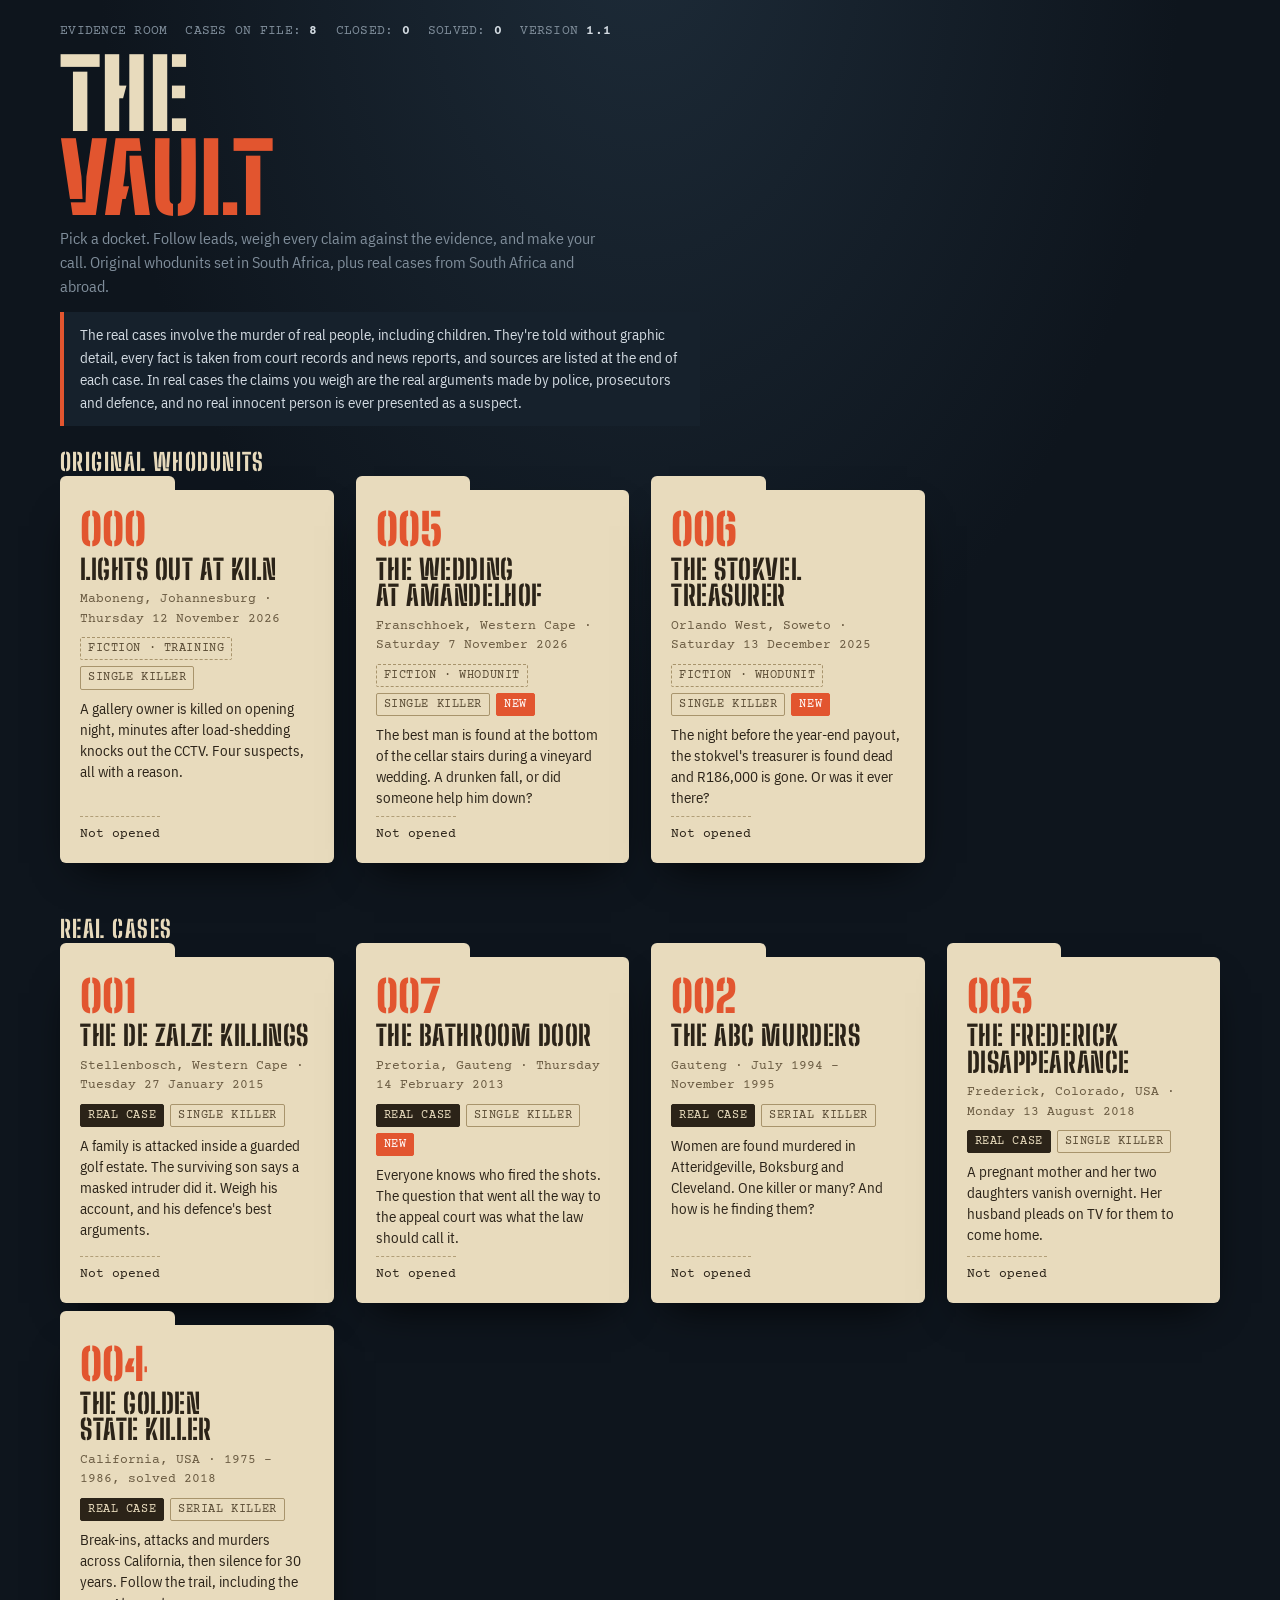
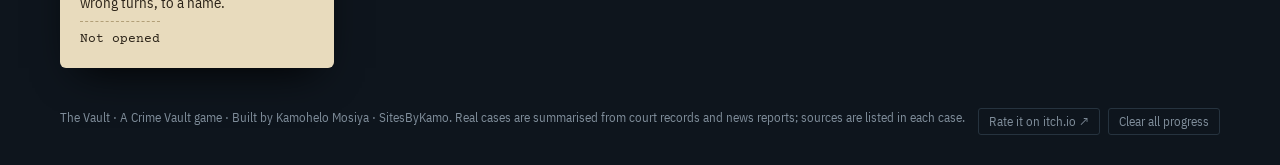
<file: index.html>
<!DOCTYPE html>
<html lang="en">
<head>
<meta charset="utf-8">
<meta name="viewport" content="width=device-width, initial-scale=1">
<meta name="description" content="The Vault: a detective game from The Crime Vault. Work real South African and international murder cases from the evidence, test the claims, and make your call.">
<meta property="og:title" content="The Vault · The Crime Vault">
<meta property="og:description" content="Can you solve real cases from the evidence? One training case and four real cases, single and serial killers.">
<meta name="theme-color" content="#0e151d">
<link rel="manifest" href="manifest.webmanifest">
<link rel="icon" type="image/png" sizes="32x32" href="icons/icon-32.png">
<link rel="apple-touch-icon" href="icons/icon-180.png">
<meta name="apple-mobile-web-app-capable" content="yes">
<meta name="mobile-web-app-capable" content="yes">
<meta name="apple-mobile-web-app-title" content="The Vault">
<meta name="apple-mobile-web-app-status-bar-style" content="black-translucent">
<meta property="og:type" content="website">
<meta property="og:url" content="https://kamo89.github.io/the-crime-vault/">
<meta property="og:image" content="https://kamo89.github.io/the-crime-vault/icons/og.png">
<meta property="og:image:width" content="1200">
<meta property="og:image:height" content="630">
<meta name="twitter:card" content="summary_large_image">
<meta name="twitter:title" content="The Vault · The Crime Vault">
<meta name="twitter:description" content="Real cases. Real evidence. Can you make the call?">
<meta name="twitter:image" content="https://kamo89.github.io/the-crime-vault/icons/og.png">
<title>The Vault</title>
<link rel="preconnect" href="https://fonts.googleapis.com">
<link rel="preconnect" href="https://fonts.gstatic.com" crossorigin>
<link href="https://fonts.googleapis.com/css2?family=Big+Shoulders+Stencil+Display:wght@600;800;900&family=Courier+Prime:wght@400;700&family=IBM+Plex+Sans+Condensed:wght@400;500;600&display=swap" rel="stylesheet">
<style>
/* Layout idea: case dockets on a desk in a dark evidence room. Manila paper on ink-blue, one red-orange evidence-tag accent, red string on cork. Single theme by choice. */
:root{
  --ink:#0e151d;
  --panel:#16212c;
  --line:#26333f;
  --chalk:#d3dbe2;
  --muted:#7f8d9a;
  --paper:#e8dbbd;
  --paper-2:#d9c9a4;
  --paper-ink:#2b2318;
  --tag:#e2552f;
  --tag-dim:#7a3523;
  --ok:#6fb38a;
  --cork:#7a5634;
  --string:#c92a2a;
  --display:"Big Shoulders Stencil Display", "Impact", "Arial Narrow", sans-serif;
  --body:"IBM Plex Sans Condensed", "Arial Narrow", "Helvetica Neue", sans-serif;
  --mono:"Courier Prime", "Courier New", monospace;
  color-scheme:dark;
}
*{box-sizing:border-box}
html,body{margin:0;height:100%}
body{background:var(--ink);color:var(--chalk);font-family:var(--body);font-size:16px;line-height:1.5;
  background-image:radial-gradient(ellipse at 50% -10%, #1d2b38 0%, var(--ink) 60%);background-attachment:fixed}
button{font:inherit;color:inherit;cursor:pointer}
:focus-visible{outline:2px solid var(--tag);outline-offset:2px}
h1,h2,h3{text-wrap:balance;margin:0}

/* Header */
.top{padding:22px 20px 0;max-width:1200px;margin:0 auto}
.docket-line{display:flex;flex-wrap:wrap;gap:6px 18px;font-family:var(--mono);font-size:13px;color:var(--muted);letter-spacing:.02em}
.docket-line b{color:var(--chalk);font-weight:700}
.title{font-family:var(--display);font-weight:900;font-size:clamp(44px,9vw,96px);line-height:.88;letter-spacing:.01em;
  text-transform:uppercase;margin:10px 0 6px;color:var(--paper)}
.title span{color:var(--tag)}
.flicker{animation:flicker 2.6s ease-out .3s 1 both}
@keyframes flicker{
  0%{opacity:1}6%{opacity:.15}9%{opacity:1}14%{opacity:.05}30%{opacity:.05}
  33%{opacity:.8}36%{opacity:.2}44%{opacity:1}100%{opacity:1}}
.sub{color:var(--muted);max-width:62ch;margin:0 0 14px}
.stats{display:flex;flex-wrap:wrap;gap:8px;margin:0 0 16px}
.chip{font-family:var(--mono);font-size:13px;padding:4px 10px;border:1px solid var(--line);border-radius:3px;background:var(--panel);font-variant-numeric:tabular-nums}
.chip b{color:var(--paper)}
.chip.hot{border-color:var(--tag-dim);color:#f3b49f}

/* Tabs as docket dividers */
nav.tabs{display:flex;gap:4px;overflow-x:auto;max-width:1200px;margin:0 auto;padding:0 20px;scrollbar-width:none}
nav.tabs::-webkit-scrollbar{display:none}
.tab{flex:0 0 auto;background:var(--paper-2);color:var(--paper-ink);border:0;border-radius:6px 6px 0 0;
  padding:9px 16px 8px;font-family:var(--display);font-weight:800;font-size:18px;letter-spacing:.06em;text-transform:uppercase;opacity:.55;position:relative}
.tab[aria-selected="true"]{opacity:1;background:var(--paper)}
.tab .dot{position:absolute;top:6px;right:6px;width:7px;height:7px;border-radius:50%;background:var(--tag)}

main{max-width:1200px;margin:0 auto;padding:0 20px 40px}
.sheet{background:var(--paper);color:var(--paper-ink);border-radius:0 6px 6px 6px;padding:24px;min-height:420px;
  box-shadow:0 20px 50px -20px #000;position:relative}
.sheet h2{font-family:var(--display);font-weight:800;font-size:30px;text-transform:uppercase;letter-spacing:.03em;line-height:1}
.sheet .kicker{font-family:var(--mono);font-size:12px;letter-spacing:.08em;text-transform:uppercase;color:#7a6a4f}
.typed{font-family:var(--mono);font-size:15px;line-height:1.6}
.cols{display:grid;grid-template-columns:minmax(0,1.6fr) minmax(0,1fr);gap:28px}
@media (max-width:820px){.cols{grid-template-columns:1fr}}
.rule{border:0;border-top:1px dashed #a8946c;margin:18px 0}
.hint{font-size:14px;color:#6b5c43}

/* Buttons */
.btn{border:2px solid var(--paper-ink);background:transparent;color:var(--paper-ink);padding:7px 14px;border-radius:3px;
  font-family:var(--display);font-weight:800;font-size:16px;letter-spacing:.06em;text-transform:uppercase}
.btn:hover{background:var(--paper-ink);color:var(--paper)}
.btn.red{border-color:var(--tag);background:var(--tag);color:#fff}
.btn.red:hover{background:#c43f1c;border-color:#c43f1c}
.btn:disabled{opacity:.4;cursor:not-allowed;background:transparent;color:var(--paper-ink)}
.btn.small{font-size:14px;padding:4px 10px}

/* Evidence grid */
.ev-grid{display:grid;grid-template-columns:repeat(auto-fill,minmax(200px,1fr));gap:14px;margin-top:16px}
.ev{position:relative;text-align:left;background:#f4ead2;border:1px solid #c7b48a;border-radius:4px;padding:14px 14px 12px;
  color:var(--paper-ink);min-height:128px;display:flex;flex-direction:column;gap:6px;transition:transform .15s}
.ev:hover{transform:translateY(-2px) rotate(-.4deg)}
.ev .no{font-family:var(--display);font-weight:900;font-size:26px;line-height:1;color:var(--tag)}
.ev .t{font-weight:600;font-size:16px;line-height:1.25}
.ev .s{font-size:13.5px;color:#6b5c43;line-height:1.35}
.ev .new{position:absolute;top:10px;right:10px;font-family:var(--mono);font-size:11px;background:var(--tag);color:#fff;padding:1px 6px;border-radius:2px}
.ev.locked{background:transparent;border:1px dashed #b29f78;color:#a8946c;cursor:default}
.ev.locked .no{color:#b9a67e}
.ev.locked:hover{transform:none}
.filter{display:flex;flex-wrap:wrap;gap:6px;margin-top:12px}
.filter button{border:1px solid #b29f78;background:transparent;border-radius:20px;padding:3px 12px;font-size:14px;color:var(--paper-ink)}
.filter button[aria-pressed="true"]{background:var(--paper-ink);color:var(--paper);border-color:var(--paper-ink)}

/* Modal */
.scrim{position:fixed;inset:0;background:#05090dcc;display:flex;align-items:center;justify-content:center;padding:16px;z-index:50}
.modal{background:var(--paper);color:var(--paper-ink);max-width:640px;width:100%;max-height:88%;overflow:auto;border-radius:4px;padding:26px;position:relative;
  box-shadow:0 30px 80px #000}
.modal .tagline{display:flex;gap:10px;align-items:baseline;margin-bottom:6px}
.modal .tagline .no{font-family:var(--display);font-weight:900;font-size:34px;color:var(--tag);line-height:1}
.modal .meta{font-family:var(--mono);font-size:13px;color:#6b5c43;margin:4px 0 14px}
.modal .close{position:absolute;top:10px;right:12px;border:0;background:transparent;font-size:28px;line-height:1;color:var(--paper-ink)}
.modal .body p{margin:0 0 10px}
.modal .actions{display:flex;flex-wrap:wrap;gap:8px;margin-top:16px}
.doc{background:#fbf5e6;border:1px solid #d4c39c;padding:14px 16px;font-family:var(--mono);font-size:14.5px;line-height:1.55;white-space:pre-wrap;margin:8px 0 12px}

/* Interviews */
.suspects{display:grid;grid-template-columns:repeat(auto-fill,minmax(150px,1fr));gap:10px;margin:14px 0 20px}
.sus{display:flex;gap:10px;align-items:center;text-align:left;background:transparent;border:2px solid #c7b48a;border-radius:4px;padding:10px;color:var(--paper-ink)}
.sus[aria-pressed="true"]{border-color:var(--paper-ink);background:#f4ead2}
.mono-badge{flex:0 0 auto;width:44px;height:44px;border-radius:3px;background:var(--paper-ink);color:var(--paper);display:grid;place-items:center;
  font-family:var(--display);font-weight:900;font-size:22px}
.sus .n{font-weight:600;line-height:1.15}
.sus .r{font-size:12.5px;color:#6b5c43}
.sus .lies{font-family:var(--mono);font-size:11px;color:var(--tag)}
.profile{display:grid;grid-template-columns:auto 1fr;gap:16px;align-items:start;margin-bottom:14px}
.profile .mono-badge{width:72px;height:72px;font-size:38px}
.stmt{border-left:4px solid #b29f78;padding:10px 14px;margin:12px 0;background:#f4ead2;position:relative}
.stmt .q{font-family:var(--mono);font-size:13px;color:#6b5c43;margin-bottom:4px}
.stmt .a{font-family:var(--mono);font-size:15px}
.stmt .row{display:flex;justify-content:flex-end;margin-top:8px}
.stmt.lie{border-left-color:var(--tag)}
.stmt .reply{margin-top:10px;padding-top:10px;border-top:1px dashed #b29f78;font-family:var(--mono);font-size:15px}
.stamp{display:inline-block;font-family:var(--display);font-weight:900;font-size:20px;letter-spacing:.08em;color:var(--tag);border:3px solid var(--tag);
  padding:0 8px;transform:rotate(-4deg);margin-bottom:6px;text-transform:uppercase}
.stamp.anim{animation:stamp .35s cubic-bezier(.2,1.6,.4,1) both}
@keyframes stamp{from{transform:scale(2.4) rotate(-12deg);opacity:0}to{transform:scale(1) rotate(-4deg);opacity:1}}
.picker{display:grid;gap:6px;margin-top:10px}
.picker button{text-align:left;border:1px solid #c7b48a;background:#fbf5e6;padding:8px 10px;border-radius:3px;color:var(--paper-ink)}
.picker button:hover{border-color:var(--paper-ink)}
.picker .no{font-family:var(--display);font-weight:900;color:var(--tag);margin-right:8px}

/* Board */
.board-wrap{overflow:auto;border-radius:4px;border:6px solid #4b3520;height:min(72vh,720px);background:var(--cork);
  background-image:radial-gradient(#00000022 1px, transparent 1.4px),radial-gradient(#ffffff14 1px, transparent 1.4px);
  background-size:7px 7px,11px 11px;background-position:0 0,3px 5px}
.board{position:relative;width:1500px;height:950px;touch-action:none}
.board svg{position:absolute;inset:0;width:100%;height:100%;pointer-events:none}
.board svg line{stroke:var(--string);stroke-width:3;stroke-linecap:round;pointer-events:stroke;cursor:pointer;filter:drop-shadow(0 2px 1px #0006)}
.board svg line:hover{stroke:#ff5a5a}
.pc{position:absolute;width:176px;background:#f4ead2;color:var(--paper-ink);padding:18px 12px 12px;border-radius:2px;
  box-shadow:0 8px 14px -6px #000a;cursor:grab;user-select:none;-webkit-user-select:none;font-size:13.5px;line-height:1.3}
.pc.photo{background:#fff}
.pc.victim{background:#fbf5e6;border-top:6px solid var(--tag)}
.pc.sel{outline:3px solid var(--tag)}
.pc:active{cursor:grabbing}
.pc .pin{position:absolute;top:-7px;left:50%;width:16px;height:16px;margin-left:-8px;border-radius:50%;
  background:radial-gradient(circle at 35% 35%,#ff8a6a,var(--tag) 55%,#7a2410);box-shadow:0 3px 3px #0007}
.pc .no{font-family:var(--display);font-weight:900;font-size:20px;color:var(--tag);line-height:1}
.pc .t{font-weight:600}
.pc .x{position:absolute;top:2px;right:4px;border:0;background:transparent;font-size:16px;color:#8a7a5c;padding:2px 4px}
.board-bar{display:flex;flex-wrap:wrap;gap:8px;align-items:center;margin:12px 0}
.board-bar .hint{flex:1 1 260px}

/* Timeline */
.tl{position:relative;margin-top:16px}
.tl-row{display:grid;grid-template-columns:76px 18px 1fr;gap:10px;align-items:start;padding:7px 0;position:relative}
.tl-row .tm{font-family:var(--mono);font-weight:700;font-variant-numeric:tabular-nums;text-align:right}
.tl-row .dot{width:12px;height:12px;border-radius:50%;background:var(--paper-ink);margin-top:5px;position:relative;z-index:1}
.tl-row .src{font-family:var(--mono);font-size:12px;color:#7a6a4f}
.tl::before{content:"";position:absolute;left:91px;top:6px;bottom:6px;width:2px;background:#b29f78}
.tl-row.dark{background:repeating-linear-gradient(-45deg,#2b23180f 0 8px,transparent 8px 16px)}
.tl-row.tod .dot{background:var(--tag)}
.tl-row.tod{background:#e2552f1a}
.legend{display:flex;flex-wrap:wrap;gap:14px;font-size:13.5px;color:#6b5c43;margin-top:8px}
.legend i{display:inline-block;width:14px;height:14px;vertical-align:-2px;margin-right:5px;border-radius:2px}

/* Accuse */
fieldset{border:0;padding:0;margin:0 0 20px}
legend{font-family:var(--display);font-weight:800;font-size:22px;text-transform:uppercase;letter-spacing:.04em;margin-bottom:8px}
.opts{display:grid;grid-template-columns:repeat(auto-fill,minmax(220px,1fr));gap:8px}
.opt{display:flex;gap:10px;align-items:flex-start;border:2px solid #c7b48a;border-radius:4px;padding:10px 12px;background:#f4ead2;cursor:pointer}
.opt:has(input:checked){border-color:var(--tag);background:#fbefe0}
.opt input{margin-top:4px;accent-color:var(--tag)}
.verdict{text-align:center;padding:10px 0 0}
.verdict .big{font-family:var(--display);font-weight:900;font-size:clamp(46px,10vw,88px);line-height:.9;text-transform:uppercase}
.verdict .score{font-family:var(--mono);font-size:18px;margin-top:6px;font-variant-numeric:tabular-nums}
.breakdown{max-width:520px;margin:18px auto;font-family:var(--mono);font-size:14.5px}
.breakdown div{display:flex;justify-content:space-between;border-bottom:1px dashed #b29f78;padding:5px 0}
.story{max-width:65ch;margin:0 auto}
.story p{margin:0 0 12px}

textarea{width:100%;min-height:160px;font-family:var(--mono);font-size:14.5px;background:#fbf5e6;color:var(--paper-ink);border:1px solid #c7b48a;border-radius:3px;padding:10px;resize:vertical}

/* Toast */
.toasts{position:fixed;bottom:16px;left:50%;transform:translateX(-50%);display:grid;gap:8px;z-index:60;width:min(420px,calc(100% - 32px))}
.toast{background:var(--panel);color:var(--chalk);border-left:4px solid var(--tag);padding:10px 14px;border-radius:3px;font-size:14.5px;
  box-shadow:0 10px 30px #000a;animation:tin .25s ease-out both}
.toast b{color:var(--paper)}
@keyframes tin{from{transform:translateY(10px);opacity:0}to{transform:none;opacity:1}}

footer{max-width:1200px;margin:0 auto;padding:0 20px 30px;font-size:13px;color:var(--muted);display:flex;flex-wrap:wrap;justify-content:space-between;gap:8px}
footer button{background:transparent;border:1px solid var(--line);border-radius:3px;padding:3px 10px;color:var(--muted);font-size:13px}

@media (max-width:520px){
  .sheet{padding:18px 14px}
  .tl-row{grid-template-columns:56px 14px 1fr}
  .tl::before{left:68px}
}
@media (prefers-reduced-motion:reduce){
  *{animation:none !important;transition:none !important}
}

/* Case select */
.back{background:transparent;border:1px solid var(--line);color:var(--chalk);border-radius:3px;padding:4px 12px;font-family:var(--mono);font-size:13px;margin-bottom:6px}
.back:hover{border-color:var(--tag);color:#fff}
.notice{max-width:1200px;margin:0 auto 18px;padding:0 20px}
.notice p{margin:0;padding:12px 16px;border-left:4px solid var(--tag);background:var(--panel);color:var(--chalk);font-size:15px;max-width:80ch}
.cases{display:grid;grid-template-columns:repeat(auto-fill,minmax(270px,1fr));gap:22px;max-width:1200px;margin:0 auto;padding:10px 20px 40px}
.folder{position:relative;text-align:left;background:var(--paper);color:var(--paper-ink);border:0;border-radius:0 6px 6px 6px;padding:22px 20px 18px;
  display:flex;flex-direction:column;gap:8px;min-height:250px;box-shadow:0 18px 40px -18px #000;transition:transform .15s}
.folder::before{content:"";position:absolute;top:-14px;left:0;width:42%;height:16px;background:var(--paper);border-radius:6px 6px 0 0}
.folder:hover{transform:translateY(-3px)}
.folder .fno{font-family:var(--display);font-weight:900;font-size:44px;line-height:.8;color:var(--tag)}
.folder h2{font-family:var(--display);font-weight:800;font-size:28px;text-transform:uppercase;line-height:.95;letter-spacing:.02em}
.folder .where{font-family:var(--mono);font-size:13px;color:#6b5c43}
.folder .bl{font-size:15px;line-height:1.4}
.tags{display:flex;flex-wrap:wrap;gap:6px}
.tg{font-family:var(--mono);font-size:11.5px;text-transform:uppercase;letter-spacing:.05em;padding:2px 7px;border-radius:2px;border:1px solid #a8946c;color:#5b4d36}
.tg.real{background:var(--paper-ink);color:var(--paper);border-color:var(--paper-ink)}
.tg.fic{border-style:dashed}
.status{margin-top:auto;font-family:var(--mono);font-size:13px;border-top:1px dashed #b29f78;padding-top:8px;font-variant-numeric:tabular-nums}
.status.win{color:#2f6b45;font-weight:700}
.status.lose{color:var(--tag);font-weight:700}
.solved-stamp{position:absolute;top:18px;right:16px;font-family:var(--display);font-weight:900;font-size:17px;letter-spacing:.08em;
  border:3px solid currentColor;padding:0 7px;transform:rotate(6deg);text-transform:uppercase}
.solved-stamp.win{color:#2f6b45}.solved-stamp.lose{color:var(--tag)}
.record{display:flex;flex-wrap:wrap;gap:8px;max-width:1200px;margin:0 auto 6px;padding:0 20px}
.realbar{display:flex;flex-wrap:wrap;gap:8px;align-items:center;background:#2b2318;color:var(--paper);padding:10px 14px;border-radius:3px;margin:0 0 16px;font-size:14.5px}
.realbar b{font-family:var(--display);letter-spacing:.08em;text-transform:uppercase;color:#f3b49f}
.memorial{max-width:65ch;margin:18px auto 0;text-align:center;font-family:var(--mono);font-size:14.5px;border-top:1px solid #b29f78;border-bottom:1px solid #b29f78;padding:12px 0}
.sources{max-width:65ch;margin:18px auto 0;font-size:14.5px}
.sources ol{padding-left:22px;margin:6px 0 0}
.sources a{color:var(--paper-ink)}

/* ---- 1.1: shelves, leads, stages, claim judging ---- */
.shelf{max-width:1200px;margin:8px auto 0;padding:0 20px;font-family:var(--display);font-weight:800;font-size:24px;letter-spacing:.06em;text-transform:uppercase;color:var(--paper)}
.tg.new{background:var(--tag);border-color:var(--tag);color:#fff}
.stage{border:1px solid #c7b48a;border-radius:4px;padding:16px;margin:16px 0;background:#f4ead2;opacity:.8}
.stage.cur{opacity:1;border-color:var(--paper-ink);box-shadow:0 0 0 1px var(--paper-ink) inset}
.stage-h{display:flex;align-items:baseline;gap:12px;flex-wrap:wrap}
.stage-h h3{font-family:var(--display);font-weight:800;font-size:22px;text-transform:uppercase;letter-spacing:.03em}
.sno{font-family:var(--mono);font-size:12px;letter-spacing:.08em;text-transform:uppercase;color:var(--tag)}
.leads{display:grid;gap:8px}
.lead{display:grid;grid-template-columns:minmax(0,1fr) auto;gap:12px;align-items:start;background:#fbf5e6;border:1px solid #d4c39c;border-radius:3px;padding:10px 12px}
.lead .lt{font-weight:600}
.lead .lh{font-size:14px;color:#6b5c43}
.lead .lr{font-family:var(--mono);font-size:14px;margin-top:6px;padding-top:6px;border-top:1px dashed #b29f78}
.lead .lr.flash{animation:tin .3s ease-out both}
.lead.done{background:transparent}
.lchk{font-family:var(--mono);font-size:12px;color:#2f6b45;white-space:nowrap}
.advance{display:flex;flex-wrap:wrap;gap:14px;justify-content:space-between;align-items:center;border-top:2px solid var(--paper-ink);padding-top:14px;margin-top:20px}
.stmt.okc{border-left-color:#2f6b45}
.stamp.ok{color:#2f6b45;border-color:#2f6b45}
.row.judge{gap:6px;flex-wrap:wrap}
.breakdown .qa span:last-child{text-align:right;max-width:55%}
</style>
</head>
<body>
<header class="top" id="head"></header>
<nav class="tabs" role="tablist" id="tabs"></nav>
<div id="select"></div>
<main id="mainwrap"><section class="sheet" id="view"></section></main>
<footer>
  <span>The Vault · A Crime Vault game · Built by Kamohelo Mosiya · SitesByKamo. Real cases are summarised from court records and news reports; sources are listed in each case.</span>
  <span style="display:flex;gap:8px;flex-wrap:wrap;align-items:center"><a id="itchLink" href="https://kamo823.itch.io/the-vault" target="_blank" rel="noopener" style="color:var(--muted);font-size:13px;border:1px solid var(--line);border-radius:3px;padding:3px 10px;text-decoration:none">Rate it on itch.io ↗</a><button type="button" id="installBtn" hidden>Install the app</button><button type="button" data-act="ask-reset">Clear all progress</button></span>
</footer>
<div id="modal-root"></div>
<div class="toasts" id="toasts" aria-live="polite"></div>
<script>
const CASES = [];
/* 000 · Lights Out at Kiln · fiction, training case */
CASES.push({
  id:"kiln", no:"000", title:"Lights Out at Kiln", real:false, training:true, kind:"Single killer", place:"Maboneng, Johannesburg", when:"Thursday 12 November 2026",
  docket:"CAS 418/11/2026 · SAPS Johannesburg Central",
  blurb:"A gallery owner is killed on opening night, minutes after load-shedding knocks out the CCTV. Four suspects, all with a reason.",
  note:"Fiction. Every person and place in this case is invented.",
  brief:`<p>Thursday night was the opening of <i>Gilded Township</i>, Nomsa Dlamini's first solo show. About 120 guests, wine, speeches. The event ended at 22:00, the same minute Stage 2 load-shedding hit Block 7.</p>
<p>At 23:52 the security guard found the owner, <b>Lerato Khumalo</b>, dead in her upstairs office. Someone hit her from behind with the gallery's own award.</p>
<p>The CCTV was off. You'll have to do this the old way.</p>`,
  victim:{no:"VICTIM",t:"Lerato Khumalo, 46",s:"Owner, Kiln Gallery. Died 22:15–22:50."},
  par:9,
  stages:[
    {label:"The night of the murder", intro:"It's just after midnight. The body is upstairs, the safe downstairs is open, and the street is dark.", start:["E1","E2","E3","E4"],
     leads:[
      {id:"k1",label:"Get the door host's guest list",hint:"Who left, and when?",reveals:["E5"],result:"The door host kept notes all night."},
      {id:"k2",label:"Pull the victim's phone records",hint:"Who did she speak to last?",reveals:["E6"],result:"Her cellphone records come through within the hour."},
      {id:"k3",label:"Look at the laptop on her desk",hint:"It was left open.",reveals:["E7"],result:"An unsent draft is still on screen."},
      {id:"k4",label:"Inventory the open safe",hint:"Was anything taken?",reveals:["E8"],result:"The bookkeeper is called in to check."},
      {id:"k5",label:"Dust the front door for fingerprints",hint:"Maybe the killer came in the front.",reveals:[],result:"A hundred and twenty guests touched that door tonight. Nothing usable."}]},
    {label:"Friday morning", teaser:"Records, lockers and the people across the street.", intro:"Daylight. Time to check stories against records.", start:[],
     leads:[
      {id:"k6",label:"Request the parkade's plate-camera log",hint:"The camera there runs on battery backup.",reveals:["E10"],result:"The parkade manager emails the log."},
      {id:"k7",label:"Search the staff lockers",hint:"Three people had the safe code.",reveals:["E9"],result:"The lockers are opened in front of a witness."},
      {id:"k8",label:"Get Ruth's emails to the gallery",hint:"She tried to call Lerato before the opening.",reveals:["E13"],result:"The gallery inbox has a letter from Ruth."},
      {id:"k9",label:"Check the rooftop bar across the street",hint:"Did anyone go there after the event?",reveals:["E11"],result:"The bar pulls its card records."},
      {id:"k10",label:"Ask Kagiso for his photos from the night",hint:"He shot the opening for Instagram.",reveals:["E15"],result:"He hands over his phone."},
      {id:"k11",label:"Canvass Fox Street for witnesses",hint:"Someone might have seen something.",reveals:[],result:"With the power out, the street was dark and empty. Nobody saw anything."}]},
    {label:"Friday afternoon: warrants", teaser:"Search warrants come through.", intro:"A magistrate signs off on searches. Use them well.", start:["E12"],
     leads:[
      {id:"k12",label:"Search Daniel's desk",hint:"He handles the paperwork.",reveals:["E14"],result:"A locked drawer is forced open."},
      {id:"k13",label:"Search Nomsa's studio",hint:"Gold leaf was found on the victim.",reveals:[],result:"Paint, canvases and a lot of gold leaf. Nothing connected to the killing."}]}
  ],
  evidence:{
    E1:{no:"01",cat:"Scene",title:"Scene report",short:"Lerato Khumalo found dead in her upstairs office at 23:52.",meta:"Sgt. M. Zulu · Kiln Gallery, 14 Fox St, Maboneng",
      body:`<p>The deceased, <b>Lerato Khumalo (46)</b>, owner of Kiln Gallery, was found on the floor of her upstairs office by security guard <b>Joseph Sithole</b> at 23:52. Head wound to the back of the skull. No sign of forced entry at the front.</p>
<p>Her laptop was open on the desk. Downstairs, the <b>back-office safe was standing open</b>, opened with the code, not forced.</p>
<div class="doc">GUARD'S STATEMENT (J. Sithole)
Around 23:00 I heard a car leave the parkade next door.
On my 23:50 round the fire-escape door at the back was
propped open with a brick. That door is always locked.</div>`,
      events:[{t:"23:00",x:"Guard hears a car leave the parkade (approx.)"},{t:"23:52",x:"Body found; fire-escape door propped open"}]},
    E2:{no:"02",cat:"Forensic",title:"Post-mortem summary",short:"Blunt force trauma. Death between 22:15 and 22:50.",meta:"Dr N. Pillay · Forensic Pathology Service",
      body:`<p>Cause of death: <b>blunt force trauma</b> to the back of the head, a single heavy blow from behind.</p><p>Estimated time of death: <b>22:15 to 22:50</b>.</p><p>Trace: small flakes of <b>gold leaf</b> on the left shoulder of her blouse.</p>`,
      events:[{t:"22:15",x:"Earliest estimated time of death"},{t:"22:50",x:"Latest estimated time of death"}]},
    E3:{no:"03",cat:"Forensic",title:"The weapon",short:"Bronze statuette, wiped clean, hidden behind a cabinet.",meta:"Item tag 418-03",
      body:`<p>A bronze statuette engraved <b>"Joburg Gallery of the Year 2019 · Kiln"</b>, found pushed behind the filing cabinet in her office. Blood on the base matches the victim. It was <b>wiped clean</b>. Whoever used it knew to clean it and where to hide it.</p>`},
    E4:{no:"04",cat:"Records",title:"Load-shedding schedule",short:"Stage 2 from 22:00. The CCTV recorder had no backup power.",meta:"City Power · Block 7 (Maboneng)",
      body:`<div class="doc">STAGE 2   BLOCK 7   22:00 - 00:30</div><p>The inverter kept the lights running, but the <b>CCTV recorder was never wired to it</b>, so every camera went dark at 22:00. All staff and both owners knew.</p>`,
      events:[{t:"22:00",x:"Load-shedding starts. All CCTV goes dark"},{t:"00:30",x:"Power restored"}]},
    E5:{no:"05",cat:"Records",title:"Opening night door list",short:"The door host's notes on who left and when.",meta:"Kept by the door host · Event 18:00 to 22:00",
      body:`<div class="doc">Ruth van Wyk ............ left 21:30 (Uber)
Daniel Pretorius ........ said goodbye at door 21:45
                          - didn't see him actually walk
                            to the parkade, it was busy
Nomsa Dlamini ........... left 22:00 with friends
Kagiso Molefe (staff) ... stayed to pack up
Lerato Khumalo .......... went upstairs ~21:50</div><p class="hint">The parkade next door logs every car on a battery-backed plate camera.</p>`,events:[{t:"21:30",x:"Ruth van Wyk leaves"},{t:"21:45",x:"Daniel says goodbye at the door"},{t:"21:50",x:"Lerato goes upstairs"},{t:"22:00",x:"Nomsa leaves with friends; event ends"}]},
    E6:{no:"06",cat:"Records",title:"Victim's call log",short:"Her last call was to Daniel at 22:02.",meta:"Cellphone records · Lerato Khumalo",
      body:`<div class="doc">17:40  MISSED   Ruth vW        --
22:02  OUTGOING Daniel P       1m48s
       (no further activity)</div>`,
      events:[{t:"17:40",x:"Missed call from Ruth"},{t:"22:02",x:"Lerato calls Daniel (1 min 48 s)"}]},
    E7:{no:"07",cat:"Digital",title:"Unsent email on laptop",short:"A draft to her attorney, saved at 21:58.",meta:"Draft · To: her attorney · Saved 21:58 · Not sent",
      body:`<div class="doc">Ruth was right. The Mabaso certificates are fake and I know
who signed them. Eleven pieces since 2023.

I'm going to SAPS Commercial Crimes on Monday. I'm telling
D. tonight. After twelve years he deserves to hear it from
me first.

L.</div>`,events:[{t:"21:58",x:"Lerato saves a draft about fake certificates"}]},
    E8:{no:"08",cat:"Scene",title:"Safe inventory",short:"R18,400 cash missing. Three people had the code.",meta:"Gallery bookkeeper",
      body:`<p>Missing: the opening-night cash float, <b>R18,400</b>. Nothing else. Only <b>Lerato, Daniel and Kagiso</b> had the code.</p>`,reveals:[]},
    E9:{no:"09",cat:"Scene",title:"Staff locker search",short:"The missing cash, in Kagiso Molefe's locker.",meta:"Item tag 418-09",
      body:`<p>A gallery envelope with <b>R18,400</b> in notes, found in the locker of assistant <b>Kagiso Molefe</b>. No blood on the envelope or notes.</p>`},
    E10:{no:"10",cat:"Records",title:"Parkade exit log",short:"Daniel's Audi left the parkade at 23:04.",meta:"Fox Street Parkade · plate camera",
      body:`<div class="doc">ENTRY  17:12  Audi Q5  PRETORIUS D (monthly)
EXIT   23:04  Audi Q5  PRETORIUS D (monthly)</div><p>The gallery's fire-escape stairs come down into the parkade.</p>`,
      events:[{t:"23:04",x:"Daniel's Audi exits the parkade"}]},
    E11:{no:"11",cat:"Records",title:"Bar card receipts",short:"Nomsa paid for drinks at 22:11, 22:47 and 23:26.",meta:"The Fox Rooftop, across the street",
      body:`<div class="doc">22:11  N DLAMINI  R146.00
22:47  N DLAMINI  R212.00
23:26  N DLAMINI  R98.00</div><p>The barman confirms she never left before closing.</p>`,
      events:[{t:"22:11",x:"Nomsa pays at the Fox Rooftop"},{t:"22:47",x:"Nomsa pays at the Fox Rooftop"},{t:"23:26",x:"Nomsa pays at the Fox Rooftop"}]},
    E12:{no:"12",cat:"Records",title:"Uber trip receipt",short:"Ruth was dropped off in Saxonwold at 21:58.",meta:"Supplied by Ruth van Wyk",
      body:`<div class="doc">Pickup   21:34  Fox St, Maboneng
Drop-off 21:58  Saxonwold</div><p>Her household confirms she was home all night.</p>`,
      events:[{t:"21:34",x:"Ruth's Uber picks her up"},{t:"21:58",x:"Ruth dropped home in Saxonwold"}]},
    E13:{no:"13",cat:"Digital",title:"Ruth's complaint letter",short:"Ruth says the painting she bought is a forgery.",meta:"Email to Kiln Gallery · 2 November",
      body:`<div class="doc">An independent appraiser says the Elias Mabaso landscape I
bought from Kiln last year for R640,000 is a forgery. The
"Mabaso Estate" certificate is not genuine. I expect a full
refund within 30 days, or I go to my lawyers.

Ruth van Wyk</div>`},
    E14:{no:"14",cat:"Scene",title:"Desk drawer search",short:"A 'Mabaso Estate' stamp in Daniel's desk.",meta:"Search warrant executed Friday 10:15",
      body:`<p>In a locked drawer of <b>Daniel Pretorius's</b> desk: a rubber stamp reading <b>"MABASO ESTATE · AUTHENTICATED"</b> and 14 blank certificates, three already signed with a copied signature.</p>`},
    E15:{no:"15",cat:"Digital",title:"Photos from the opening",short:"Nomsa hugging Lerato at 19:32.",meta:"Kagiso Molefe's phone",
      body:`<p>At <b>19:32</b>, after the speech, Nomsa hugs Lerato while wearing the gold-leaf jacket from her own exhibition. Other shots show Daniel by the bar, checking his phone.</p>`,
      events:[{t:"19:32",x:"Nomsa hugs Lerato after the speech (photo)"}]},
    E16:{no:"16",cat:"Witness",title:"What Kagiso heard",short:"A man shouting upstairs at about 22:12.",meta:"Revised statement · Kagiso Molefe",
      body:`<div class="doc">When the power went I knew the cameras were off. I opened
the safe. Around ten past ten I heard the fire door upstairs,
then a man shouting in her office: "You'll finish us both."
I went out the back at about twenty past. She was alive.</div>`,
      events:[{t:"22:10",x:"Kagiso opens the safe"},{t:"22:12",x:"A man is heard shouting in Lerato's office"},{t:"22:20",x:"Kagiso leaves by the back door"}]},
  },
  bands:[{from:"22:15",to:"22:50",cls:"tod",label:"Time-of-death window",needs:"E2"},{from:"22:00",to:"24:30",cls:"dark",label:"Cameras dark",needs:"E4"}],
  groups:{
    daniel:{name:"Daniel Pretorius",init:"DP",role:"Co-owner, 52",bio:"Lerato's business partner for twelve years. Handles sales and paperwork.",
      claims:[
        {id:"d2",q:"When did you last speak to Lerato?",a:"At her speech. We didn't speak after that.",truth:"contradicted",ev:["E6"],reply:"She phoned him at 22:02. He later says she asked him to come up and he told her it could wait."},
        {id:"d1",stage:1,q:"When did you leave?",a:"About quarter to ten, before the load-shedding. I was home in Parkhurst by half past ten.",truth:"contradicted",ev:["E10"],reply:"His car didn't leave the parkade until 23:04. He now says he sat in it to cool off and never went back in."},
        {id:"d3",stage:1,q:"Was the gallery in any trouble?",a:"None. Best year we've had. No complaints.",truth:"contradicted",ev:["E13","E7"],reply:"A client had demanded a refund over a forgery, and Lerato was about to go to the police."},
        {id:"d4",stage:2,needs:"E14",q:"Explain the stamp in your drawer.",a:"Lerato must have put it there. The certificates were her side of things.",truth:"contradicted",ev:["E7"],reply:"Her own draft says she knew who signed them and was 'telling D. tonight'. He asks for his lawyer."}]},
    nomsa:{name:"Nomsa Dlamini",init:"ND",role:"Featured artist, 31",bio:"The artist behind the exhibition. Argued with Lerato in front of guests at 21:00 about her contract.",
      claims:[
        {id:"n1",q:"What was the argument about?",a:"She takes sixty percent and wouldn't release me from my contract.",truth:"unresolved",reply:"Plausible, but nothing in the file shows the contract terms either way."},
        {id:"n2",stage:1,q:"Where were you after ten?",a:"Straight across to the rooftop bar with friends until it closed.",truth:"supported",ev:["E11"],reply:"Three card payments and the barman put her there all night."},
        {id:"n3",stage:1,q:"How did you feel about her?",a:"She believed in me first. I hugged her after the speech, and I meant it.",truth:"supported",ev:["E15"],reply:"The 19:32 photo shows the hug, and her gold-leaf jacket explains the flakes on Lerato's blouse."}]},
    kagiso:{name:"Kagiso Molefe",init:"KM",role:"Gallery assistant, 24",bio:"Two years at Kiln. Photographed the opening. Had the safe code.",
      claims:[
        {id:"kg2",stage:1,q:"Did you go near the safe?",a:"No. Only the bosses use the safe.",truth:"contradicted",ev:["E9"],unlocks:["E16"],reply:"The cash was in his locker. He breaks down and gives a new statement."},
        {id:"kg1",stage:1,needsClaim:"kg2",q:"Did you see or hear anything after the event?",a:"Nothing. I packed the plinths and left.",truth:"contradicted",ev:["E16"],reply:"His revised statement: a man shouting in Lerato's office at about 22:12."}]},
    ruth:{name:"Ruth van Wyk",init:"RV",role:"Art collector, 67",bio:"Kiln's biggest client. Bought the headline piece on opening night.",
      claims:[
        {id:"r1",q:"When did you leave?",a:"Before half past nine. My Uber will tell you exactly.",truth:"supported",ev:["E5","E12"],reply:"The door list and her Uber receipt agree: out at 21:30, home by 21:58."},
        {id:"r2",stage:1,q:"Any problems with the gallery?",a:"None at all. Lerato was a friend.",truth:"contradicted",ev:["E13"],reply:"She had demanded a refund for a forged painting and threatened lawyers and the press."},
        {id:"r3",stage:1,needsClaim:"r2",q:"Who handled the certificates?",a:"Ask Daniel. The paperwork was always Daniel.",truth:"supported",ev:["E14"],reply:"The forging stamp was in Daniel's locked drawer."}]}
  },
  questions:[
    {id:"who",label:"Who killed Lerato Khumalo?",options:[{id:"daniel",label:"Daniel Pretorius",sub:"Co-owner"},{id:"nomsa",label:"Nomsa Dlamini",sub:"Featured artist"},{id:"kagiso",label:"Kagiso Molefe",sub:"Gallery assistant"},{id:"ruth",label:"Ruth van Wyk",sub:"Art collector"}],answer:"daniel"},
    {id:"why",short:"Motive",label:"Why?",options:[{id:"cash",label:"To steal the cash in the safe"},{id:"contract",label:"Anger over an unfair contract"},{id:"forgery",label:"To stop her exposing the forgery scheme"},{id:"revenge",label:"Revenge for being sold a forgery"}],answer:"forgery"}],
  strong:["E10","E7","E14","E6","E16"],
  verdict:`<p><b>What really happened.</b> Daniel had been selling forgeries with "Mabaso Estate" certificates he stamped himself. When Ruth complained, Lerato checked every sale and worked out who signed them.</p>
<p>At 21:45 Daniel said goodbye at the door but stayed in his car. At 22:02, with the cameras dark, Lerato called him up. He came back through the fire escape and propped the door with a brick. Kagiso, downstairs emptying the safe, heard him shout. When she turned away, Daniel struck her, wiped the statuette and hid it. He left the parkade at 23:04.</p>
<p>The gold leaf came from Nomsa's hug at 19:32. Kagiso was a thief, not a killer. Ruth was home in Saxonwold.</p>`,
  sources:[]
});

/* 005 · The Wedding at Amandelhof · fiction, new in 1.1 */
CASES.push({
  id:"amandelhof", no:"005", title:"The Wedding at Amandelhof", real:false, isNew:true, kind:"Single killer", place:"Franschhoek, Western Cape", when:"Saturday 7 November 2026",
  docket:"CAS 61/11/2026 · SAPS Franschhoek",
  blurb:"The best man is found at the bottom of the cellar stairs during a vineyard wedding. A drunken fall, or did someone help him down?",
  note:"Fiction. Every person and place in this case is invented, including the estate.",
  brief:`<p>Nandi Mokoena and Ethan Fortuin got married on Saturday at <b>Amandelhof</b>, a wine estate outside Franschhoek. A hundred and forty guests, a marquee on the lawn, and a band until midnight.</p>
<p>At 23:40 the estate's sommelier went down to the barrel cellar for the reserve wine for the midnight toast. At the foot of the stone stairs he found the best man, <b>Lwazi Mthembu</b>, 34, a chartered accountant and Ethan's oldest friend. Dead.</p>
<p>Half the guests think he'd had too much to drink. The pathologist isn't so sure.</p>`,
  victim:{no:"VICTIM",t:"Lwazi Mthembu, 34",s:"Best man. Died 22:45–23:10 in the barrel cellar."},
  par:8,
  stages:[
    {label:"Saturday night", intro:"The band has stopped. Guests are being held in the marquee while you look around.", start:["M1","M2"],
     leads:[
      {id:"a1",label:"Pull the cellar door's keypad log",hint:"The cellar is locked with a code after 18:00.",reveals:["M3"],result:"The estate manager prints the log from the alarm panel."},
      {id:"a2",label:"Unlock the victim's phone",hint:"His sister gives consent and the code.",reveals:["M4"],result:"His messages open up."},
      {id:"a3",label:"Take the sommelier's statement",hint:"He found the body.",reveals:["M6"],result:"Ruben Adams sits down with you in the tasting room."},
      {id:"a4",label:"Breathalyse the wedding party",hint:"How drunk was everyone?",reveals:[],result:"Everyone is drunk. It tells you nothing about who was in the cellar."}]},
    {label:"Sunday", teaser:"Footage, phones and the paperwork behind the wedding.", intro:"The newlyweds have cancelled their honeymoon flight. Everyone wants answers.", start:["M7"],
     leads:[
      {id:"a5",label:"Get the videographer's raw footage",hint:"He filmed the dance floor all night.",reveals:["M8"],result:"Four hours of wide-angle footage, timestamped."},
      {id:"a6",label:"Find out who controls the events phone",hint:"The message came from the estate's events line.",reveals:["M9"],result:"The estate's events office explains how the phone works."},
      {id:"a7",label:"Look up Cape Blooms & Décor",hint:"It was named in the victim's draft email.",reveals:["M10"],result:"A company registration search comes back."},
      {id:"a8",label:"Check the victim's money matters",hint:"Did anyone owe him?",reveals:["M11"],result:"His banking app and chats show one big loan outstanding."},
      {id:"a9",label:"Check the estate's CCTV",hint:"Maybe a camera covers the cellar.",reveals:[],result:"The only cameras face the car park. Nothing near the cellar."}]},
    {label:"Monday: warrants", teaser:"Searches and the estate manager's records.", intro:"A magistrate signs search warrants for two vehicles and a hotel room.", start:[],
     leads:[
      {id:"a10",label:"Search the planner's car",hint:"She drove her own car to the venue.",reveals:["M12"],result:"Her boot is full of décor boxes, and something else."},
      {id:"a11",label:"Search Jade's hotel room",hint:"Her earring was found near the body.",reveals:[],result:"The matching earring is in her jewellery pouch. Nothing else of interest."},
      {id:"a12",label:"Interview the estate manager again",hint:"Did anyone ask unusual questions before the wedding?",reveals:["M13"],result:"She remembers a phone call on Thursday."}]}
  ],
  evidence:{
    M1:{no:"01",cat:"Scene",title:"Scene report",short:"Lwazi at the foot of the cellar stairs. A broken heel tip on step six.",meta:"Sgt. P. Daniels · Amandelhof barrel cellar",
      body:`<p>The deceased, <b>Lwazi Mthembu (34)</b>, lay at the foot of the 14 stone steps leading down to the barrel cellar. Head injury consistent with a fall. His phone was in his jacket pocket.</p>
<p>The cellar door at the top of the stairs opens only with a keypad code after 18:00.</p>
<p>Recovered: a <b>black stiletto heel tip</b> wedged against step six, and a <b>pearl earring</b> on the floor near the barrel racks.</p>`},
    M2:{no:"02",cat:"Forensic",title:"Post-mortem summary",short:"Died 22:45–23:10. Fresh bruises on both upper arms.",meta:"Dr L. Hendricks · Forensic Pathology, Paarl",
      body:`<p>Cause of death: skull fracture consistent with a <b>fall down the stairs</b>.</p>
<p>Estimated time of death: <b>22:45 to 23:10</b>.</p>
<p>Fresh <b>bruising on both upper arms</b>, consistent with being gripped or shoved shortly before death. Blood alcohol was moderate: about two or three drinks.</p>`,
      events:[{t:"22:45",x:"Earliest estimated time of death"},{t:"23:10",x:"Latest estimated time of death"}]},
    M3:{no:"03",cat:"Records",title:"Cellar keypad log",short:"Three entries after 18:00, one under the events code.",meta:"Amandelhof alarm panel",
      body:`<div class="doc">20:31  SOMMELIER   (R. Adams)
22:44  EVENTS      (code issued for this weekend's wedding)
23:37  SOMMELIER   (R. Adams)</div>
<p>The panel logs who opens the door, not who walks through it.</p>`,
      events:[{t:"20:31",x:"Cellar opened with the sommelier's code"},{t:"22:44",x:"Cellar opened with the EVENTS code"},{t:"23:37",x:"Cellar opened with the sommelier's code"}]},
    M4:{no:"04",cat:"Digital",title:"The victim's messages",short:"22:39: 'Cellar, 5 min.' from the estate's events line.",meta:"Lwazi Mthembu's phone",
      body:`<div class="doc">22:39  Amandelhof Weddings (events line):
       Cellar, 5 min. Let's sort this out quietly
       before anyone else sees.
22:40  Lwazi: Fine. Bring the real invoices.</div>
<p>There's also an unsent email draft, saved at 18:02.</p>`,
      reveals:["M5"],events:[{t:"22:39",x:"Lwazi is summoned to the cellar by the events line"}]},
    M5:{no:"05",cat:"Digital",title:"Draft email to the groom",short:"'Don't pay the final R120k.'",meta:"Unsent draft · To: Ethan · Saved 18:02",
      body:`<div class="doc">Bro, don't pay the final R120k. The "Cape Blooms &
Décor" invoice is wrong. The company was registered three
weeks ago and the director is A. du Plessis. Your planner.

I'll talk to her quietly tonight. Enjoy your day.
L.</div>`,events:[{t:"18:02",x:"Lwazi drafts a warning to the groom about an invoice"}]},
    M6:{no:"06",cat:"Witness",title:"The sommelier's statement",short:"He let Jade into the cellar at 20:30. He found Lwazi at 23:37.",meta:"Ruben Adams, 41",
      body:`<div class="doc">At half eight I found Jade crying by the cellar door.
I let her in so she could be alone, sat with her ten
minutes, and walked her back up. I didn't let anyone
else in. At 23:37 I went down for the reserve for the
toast and found Lwazi. I phoned the manager at 23:39.</div>`,
      events:[{t:"20:45",x:"Ruben walks Jade back up from the cellar"},{t:"23:39",x:"Ruben phones the estate manager"}]},
    M7:{no:"07",cat:"Witness",title:"The earring",short:"The pearl earring is Jade's. She says she lost it at 20:30.",meta:"Shown to guests on Sunday",
      body:`<p>Several guests identify the pearl earring as <b>Jade Petersen's</b>. Jade says she noticed it was missing when she got back to the marquee at about 20:45.</p>
<p>Earlier that night, at 21:15, Jade and Lwazi argued loudly by the bar. Guests heard him tell her to leave Ethan alone on his wedding day.</p>`,
      events:[{t:"21:15",x:"Jade and Lwazi argue at the bar"}]},
    M8:{no:"08",cat:"Digital",title:"Videographer's footage",short:"Karabo dances all night. The planner vanishes 22:41–23:04.",meta:"Wide shot of the marquee and dance floor",
      body:`<div class="doc">22:30-23:20  Karabo Mokoena on the dance floor, in frame
             throughout (bar run 22:58-23:01, still visible)
22:38        Annelie du Plessis by the cake table, on her phone
22:41        Annelie leaves frame through the side flap
23:04        Annelie returns, now in flat sandals
             (black heels earlier in the evening)</div>
<p>Jade isn't in this shot. The fire pit is outside the marquee.</p>`,
      events:[{t:"22:38",x:"Annelie on her phone by the cake table (video)"},{t:"22:41",x:"Annelie leaves the marquee (video)"},{t:"23:04",x:"Annelie returns in different shoes (video)"}]},
    M9:{no:"09",cat:"Records",title:"The events phone",short:"Signed out to the planner, but the office is shared.",meta:"Amandelhof events office",
      body:`<p>The estate's events WhatsApp line runs on a phone kept in the events office. On wedding days it is <b>signed out to the outside planner</b>. On Saturday it was signed out to <b>Annelie du Plessis</b> from 14:00.</p>
<p>The office door isn't locked during events. Several staff, including the sommelier, walk through it all night.</p>`},
    M10:{no:"10",cat:"Records",title:"Company registration",short:"Cape Blooms & Décor: three weeks old, one director.",meta:"Company registry search",
      body:`<div class="doc">CAPE BLOOMS & DÉCOR (PTY) LTD
Registered:   14 October 2026
Director:     Annelie Margaretha du Plessis
Address:      a residential address in Paarl
Trading:      no website, no premises</div>
<p>The couple's florist was a different company, which was paid separately.</p>`},
    M11:{no:"11",cat:"Digital",title:"Lwazi's loan to Karabo",short:"Karabo owed him R40,000.",meta:"WhatsApp · Lwazi to Karabo",
      body:`<div class="doc">1 Nov  Lwazi: Need that R40k back by month end,
              my bond goes up in December.
1 Nov  Karabo: I know bro. After the wedding I promise</div>
<p>Karabo Mokoena is the bride's younger brother.</p>`},
    M12:{no:"12",cat:"Scene",title:"The planner's car",short:"A black stiletto with a broken heel, in a bag in her boot.",meta:"Search warrant · Monday 09:20",
      body:`<p>In the boot of <b>Annelie du Plessis's</b> car, inside a shopping bag under the décor boxes: a pair of black stilettos. The right heel is <b>missing its tip</b>.</p>
<p>The forensic lab confirms the tip found on step six of the cellar stairs <b>matches</b> the shoe.</p>`},
    M13:{no:"13",cat:"Witness",title:"The estate manager's memory",short:"On Thursday the planner asked if the cellar has cameras.",meta:"Estate manager",
      body:`<p>The estate manager recalls a call from Annelie on Thursday about the timing of the toast. During it, Annelie asked <b>whether there were cameras in the barrel cellar</b>. There aren't.</p>`},
  },
  bands:[{from:"22:45",to:"23:10",cls:"tod",label:"Time-of-death window",needs:"M2"}],
  groups:{
    jade:{name:"Jade Petersen",init:"JP",role:"Groom's ex, 31",bio:"Dated Ethan for four years. Invited as a friend of the couple. Argued with Lwazi at the bar at 21:15.",
      claims:[
        {id:"j1",q:"Were you in the cellar?",a:"Once, at about half eight, to be alone. Ruben let me in.",truth:"supported",ev:["M6","M3"],reply:"The keypad and the sommelier both put her there at 20:31, long before Lwazi died."},
        {id:"j2",q:"Where were you after the argument?",a:"At the fire pit with my friends until after eleven.",truth:"unresolved",reply:"Her friends say she was there 'most of the night', but nobody can vouch for every minute. No evidence places her anywhere else."},
        {id:"j3",stage:1,q:"What about the earring by his body?",a:"I lost it when I was in the cellar earlier. I only noticed back at the marquee.",truth:"supported",ev:["M6"],reply:"She was in the cellar at 20:30 with Ruben, near the barrel racks where the earring was found."}]},
    karabo:{name:"Karabo Mokoena",init:"KM",role:"Bride's brother, 29",bio:"Usher at the wedding. Known for borrowing money.",
      claims:[
        {id:"kb1",q:"Did you and Lwazi have any issues?",a:"None. I don't owe Lwazi a cent.",truth:"contradicted",ev:["M11"],reply:"He owed Lwazi R40,000. It's a lie, but it doesn't make him a killer."},
        {id:"kb2",stage:1,q:"Where were you from half ten?",a:"On the dance floor until the cake. Ask anyone.",truth:"supported",ev:["M8"],reply:"The videographer has him in frame from 22:30 to 23:20."}]},
    ruben:{name:"Ruben Adams",init:"RA",role:"Estate sommelier, 41",bio:"Has the cellar code. Found the body when he went down for the toast wine.",
      claims:[
        {id:"rb1",q:"When did you find him?",a:"About twenty to twelve. I phoned the manager straight away.",truth:"supported",ev:["M3"],reply:"His code opened the door at 23:37."},
        {id:"rb2",q:"Did you let anyone else into the cellar?",a:"Only Jade, at half eight. Nobody else.",truth:"supported",ev:["M3"],reply:"His code was used only at 20:31 and 23:37. The 22:44 entry used the EVENTS code."}]},
    annelie:{name:"Annelie du Plessis",init:"AD",role:"Wedding planner, 52",bio:"Runs her own events company. Has organised weddings at Amandelhof for six years.",
      claims:[
        {id:"an1",q:"Did you know Lwazi?",a:"Barely. We'd never spoken about money or anything else.",truth:"contradicted",ev:["M4"],reply:"The events line she had signed out summoned him to the cellar, and he replied, 'Bring the real invoices.'"},
        {id:"an2",q:"Where were you between half ten and half eleven?",a:"In the marquee the whole time. A planner never leaves the room.",truth:"contradicted",ev:["M8"],reply:"She left the marquee at 22:41 and came back at 23:04."},
        {id:"an3",stage:1,q:"Who sent the 22:39 message?",a:"Anyone could have. That phone sits in an unlocked office all night.",truth:"supported",ev:["M9"],reply:"It's true that the office was open, but the phone was signed out to her, and she can't explain her 23 minutes away."},
        {id:"an4",stage:1,needs:"M5",q:"What is Cape Blooms & Décor?",a:"A supplier I've used for years. Lovely people.",truth:"contradicted",ev:["M10"],reply:"It was registered three weeks before the wedding, and she is its only director."},
        {id:"an5",stage:1,q:"Did you change your shoes during the evening?",a:"No. Same shoes all night.",truth:"contradicted",ev:["M8","M12"],reply:"The video shows heels before 22:41 and sandals after 23:04, and the broken heel was in her boot."}]}
  },
  questions:[
    {id:"who",label:"Who killed Lwazi Mthembu?",options:[{id:"jade",label:"Jade Petersen",sub:"Groom's ex"},{id:"karabo",label:"Karabo Mokoena",sub:"Bride's brother"},{id:"ruben",label:"Ruben Adams",sub:"Sommelier"},{id:"annelie",label:"Annelie du Plessis",sub:"Wedding planner"},{id:"fall",label:"Nobody. He fell.",sub:"An accident"}],answer:"annelie"},
    {id:"why",short:"Motive",label:"Why?",options:[{id:"ethan",label:"Jealousy over the groom"},{id:"debt",label:"To get out of paying back a loan"},{id:"fraud",label:"To stop him exposing a fake invoice"},{id:"wine",label:"He caught someone stealing wine"}],answer:"fraud"},
    {id:"how",short:"How he got there",label:"Why was Lwazi in the cellar?",options:[{id:"followed",label:"He followed Jade down"},{id:"lured",label:"A message from the events line called him there"},{id:"toast",label:"He went to fetch wine for the toast"}],answer:"lured"}],
  strong:["M4","M5","M8","M10","M12","M3","M13"],
  verdict:`<p><b>What really happened.</b> Annelie du Plessis had invoiced the couple R120,000 through Cape Blooms & Décor, a company she'd registered three weeks earlier. Lwazi, an accountant checking the wedding bills for his friend, spotted it that afternoon.</p>
<p>At 22:39 she messaged him from the events phone to meet in the cellar, where she knew there were no cameras. She opened the door with the events code at 22:44. When he refused to back down, she grabbed him by the arms and shoved him down the stone stairs. Her heel snapped on step six. She went back up, changed into sandals from her car and was in the marquee by 23:04.</p>
<p>Jade lost her earring in the cellar at 20:30, hours earlier. Karabo lied about his debt, but he was on the dance floor the whole time. Ruben's code was never used in the time window.</p>`,
  sources:[]
});

/* 006 · The Stokvel Treasurer · fiction, new in 1.1 */
CASES.push({
  id:"kopanang", no:"006", title:"The Stokvel Treasurer", real:false, isNew:true, kind:"Single killer", place:"Orlando West, Soweto", when:"Saturday 13 December 2025",
  docket:"CAS 233/12/2025 · SAPS Orlando",
  blurb:"The night before the year-end payout, the stokvel's treasurer is found dead and R186,000 is gone. Or was it ever there?",
  note:"Fiction. Every person in this case is invented.",
  brief:`<p><b>Kopanang Ladies</b> is a stokvel of 23 women in Orlando West. Every month they each put in R700. Every December the treasurer withdraws the year's savings and pays everyone out at a meeting. This year's payout was due on Sunday at 10:00: <b>R186,000</b>.</p>
<p>At 07:10 on Sunday, member Busi Zulu arrived early to help count the money. She found the treasurer, <b>Dikeledi "Mam' Dee" Mahlangu</b>, 58, dead on her kitchen floor. The house had been turned upside down and the cash tin was empty.</p>
<p>It looks like a robbery. You need to find out whether it was one.</p>`,
  victim:{no:"VICTIM",t:"Dikeledi Mahlangu, 58",s:"Stokvel treasurer. Died Sat 22:00–23:30."},
  par:7,
  stages:[
    {label:"Sunday morning", intro:"Members are gathering outside the gate, asking about their money.", start:["K1","K2"],
     leads:[
      {id:"s1",label:"Search the house properly",hint:"Look past the mess.",reveals:["K3"],result:"Her handbag is still on the bedroom chair."},
      {id:"s2",label:"Go through Dee's phone",hint:"Who did she talk to on Saturday?",reveals:["K4"],result:"Her daughter gives you the PIN."},
      {id:"s3",label:"Ask the neighbours for camera footage",hint:"Plenty of houses on the street have doorbell cameras.",reveals:["K5"],result:"The house opposite has a doorbell camera facing the street."},
      {id:"s4",label:"Dust the cash tin for fingerprints",hint:"Whoever emptied it touched it.",reveals:[],result:"It's been wiped clean. Nothing usable."}]},
    {label:"Sunday afternoon", teaser:"Money trails, alibis and a partial number plate.", intro:"The payout meeting is cancelled. The members gather in the church hall instead, and they have plenty to say.", start:["K12"],
     leads:[
      {id:"s5",label:"Look into the nephew's money",hint:"His aunt said he always asked for money.",reveals:["K6"],result:"His phone shows a sports betting app and some worrying messages."},
      {id:"s6",label:"Check where the nephew went on Saturday night",hint:"He left Dee's at 21:19.",reveals:["K7"],result:"A tavern on the next street has a camera at the till."},
      {id:"s7",label:"Get the stokvel's bank statements",hint:"Two signatories, one account.",reveals:["K8"],result:"The bank sends twelve months of statements."},
      {id:"s8",label:"Run the partial number plate",hint:"From the doorbell camera.",reveals:["K9"],result:"Only one white Polo on the system matches."},
      {id:"s9",label:"Check Busi's movements",hint:"She found the body, and she'd fought with Dee.",reveals:["K10"],result:"Her employer confirms her shift."},
      {id:"s10",label:"Talk to the nephew's loan shark",hint:"Did someone pay a debt on Saturday night?",reveals:[],result:"He says Thabo still owes him every cent. Nobody paid him anything this weekend."}]},
    {label:"Monday: warrants", teaser:"A magistrate signs a search warrant.", intro:"You have enough for one search warrant. Choose carefully.", start:[],
     leads:[
      {id:"s11",label:"Search the chairperson's home",hint:"Grace Nkosi's house in Dube.",reveals:["K11"],result:"Officers search the house with Grace present."},
      {id:"s12",label:"Search the nephew's room",hint:"Thabo lives in a backroom in Orlando East.",reveals:[],result:"Clothes, a cracked phone, and R200 in coins. No money, no ledger."}]}
  ],
  evidence:{
    K1:{no:"01",cat:"Scene",title:"Scene report",short:"Drawers out, but the TV, laptop and phone are untouched.",meta:"W/O T. Molefe · Orlando West",
      body:`<p><b>Dikeledi Mahlangu (58)</b> was found on her kitchen floor with a head injury. A heavy brass candlestick lay beside her.</p>
<p>Every drawer in the house had been pulled out. But her <b>TV, laptop and cellphone were left behind</b>. The front door wasn't forced, so she let her killer in.</p>
<p>The stokvel's <b>cash tin is empty</b>, and the <b>ledger book</b> members say she always kept on the sideboard is missing.</p>`},
    K2:{no:"02",cat:"Forensic",title:"Post-mortem summary",short:"Died Saturday between 22:00 and 23:30. No defensive wounds.",meta:"Forensic Pathology Service, Johannesburg",
      body:`<p>Cause of death: <b>blunt force trauma</b> to the head.</p><p>Estimated time of death: <b>Saturday 22:00 to 23:30</b>.</p>
<p>There are <b>no defensive wounds</b>, which suggests she wasn't expecting the blow.</p>`,
      events:[{t:"22:00",x:"Earliest estimated time of death"},{t:"23:30",x:"Latest estimated time of death"}]},
    K3:{no:"03",cat:"Scene",title:"The bank slip",short:"She withdrew R96,400, not R186,000. Balance: R0.00.",meta:"Found in Dee's handbag",
      body:`<div class="doc">Saturday 13 Dec 2025, 11:42
KOPANANG LADIES STOKVEL
Cash withdrawal ......... R96,400.00
Available balance ....... R0.00</div>
<p>The members expected <b>R186,000</b>. The account held barely half of that.</p>`,
      events:[{t:"11:42",x:"Dee withdraws R96,400, emptying the account"}]},
    K4:{no:"04",cat:"Digital",title:"Voice note to Busi",short:"'The money is short… I'm going to speak to her tonight.'",meta:"Sent Saturday 18:47",
      body:`<div class="doc">Busi, come early tomorrow, before the others. The money
is short. Almost ninety thousand short. I know who signed.
I'm going to speak to her tonight, give her a chance to
explain before the meeting.</div>`,
      events:[{t:"18:47",x:"Dee tells Busi the money is short and she'll confront 'her' tonight"}]},
    K5:{no:"05",cat:"Digital",title:"Doorbell camera opposite",short:"Thabo at 21:04. A white Polo from 22:12 to 22:51.",meta:"Neighbour's doorbell camera",
      body:`<div class="doc">21:04  Thabo (the nephew) at Dee's gate, goes in
21:19  Thabo leaves on foot, hands empty
22:12  White VW Polo parks across the road
22:14  A woman in a wide church hat goes into Dee's yard
22:49  The same woman leaves carrying a shopping bag
22:51  The Polo drives off. Partial plate: ... 84 GP</div>
<p>The hat hides her face.</p>`,
      events:[{t:"21:04",x:"Thabo arrives at Dee's gate (camera)"},{t:"21:19",x:"Thabo leaves on foot (camera)"},{t:"22:14",x:"A woman in a church hat enters Dee's yard (camera)"},{t:"22:49",x:"The woman leaves with a shopping bag (camera)"}]},
    K6:{no:"06",cat:"Digital",title:"Thabo's debts",short:"He owes a loan shark R11,000 and lost R3,000 betting on Saturday.",meta:"Thabo Mahlangu's phone",
      body:`<p>Thabo, 27, is unemployed. His betting app shows <b>R3,000 lost on Saturday afternoon</b>. Messages from a local loan shark demand <b>R11,000</b> "by Monday".</p>
<p>At 20:58 on Saturday he messaged a friend: "Going to beg my aunt one more time."</p>`,
      events:[{t:"20:58",x:"Thabo: 'Going to beg my aunt one more time'"}]},
    K7:{no:"07",cat:"Digital",title:"Tavern camera",short:"Thabo at a tavern from 21:31 until 01:10.",meta:"Tavern on the next street",
      body:`<div class="doc">21:31  Thabo arrives, buys a quart on credit
22:05  Plays pool, in frame
23:40  Still at the pool table
01:10  Leaves with two friends</div>`,
      events:[{t:"21:31",x:"Thabo arrives at the tavern (camera)"},{t:"01:10",x:"Thabo leaves the tavern (camera)"}]},
    K8:{no:"08",cat:"Records",title:"Stokvel bank statements",short:"R89,600 moved out to 'G Nkosi Catering' since March.",meta:"Twelve months of statements",
      body:`<div class="doc">MAR-NOV 2025  9 transfers to G NKOSI CATERING
              Total: R89,600.00
              Authorised on the banking app by the
              account administrator: G. Nkosi</div>
<p>Dee was a co-signatory for withdrawals at the branch but <b>was never set up on the banking app</b>, so she wouldn't have seen these until she checked the balance.</p>`},
    K9:{no:"09",cat:"Records",title:"Number plate result",short:"The white Polo is registered to Grace Nkosi.",meta:"Vehicle registration system",
      body:`<p>Only one white Volkswagen Polo registered in Gauteng matches the partial plate and the camera image: it belongs to <b>Grace Nkosi</b>, chairperson of Kopanang Ladies.</p>`},
    K10:{no:"10",cat:"Records",title:"Busi's shift",short:"Night shift at Bara, 19:00 to 07:00.",meta:"Chris Hani Baragwanath Hospital",
      body:`<p>Busisiwe Zulu, a nurse, was rostered on the <b>night shift from 19:00 on Saturday to 07:00 on Sunday</b>. The ward sign-in sheet and two colleagues confirm she didn't leave the ward.</p>
<p>She drove straight from work to Dee's, arriving at 07:10.</p>`},
    K11:{no:"11",cat:"Scene",title:"Search of Grace's home",short:"R96,000 in cash, and the burnt ledger.",meta:"Search warrant · Monday 08:30",
      body:`<p>In Grace Nkosi's wardrobe, in a church collection bag: <b>R96,000 in cash</b>, in bank-strapped bundles.</p>
<p>In the braai drum in the yard: ash and the scorched cover of a <b>Kopanang Ladies ledger book</b>. A church hat matching the one on camera hangs behind her bedroom door.</p>`},
    K12:{no:"12",cat:"Witness",title:"What the members say",short:"Dee and Busi fought in November. The year-end party is budgeted at R12,000.",meta:"Members' statements, church hall",
      body:`<p>Members say Dee and Busi had a <b>shouting match</b> at the November meeting over Busi's late contributions. Dee threatened to put her out of the stokvel, and Busi said, "You'll regret this."</p>
<p>They also say this year's <b>year-end party is budgeted at R12,000</b>, and it hasn't happened yet: it's on 20 December. Grace volunteered to arrange the catering.</p>`},
  },
  bands:[{from:"22:00",to:"23:30",cls:"tod",label:"Time-of-death window",needs:"K2"}],
  groups:{
    thabo:{name:"Thabo Mahlangu",init:"TM",role:"Nephew, 27",bio:"Dee's sister's son. Unemployed. Dee often helped him out, and the family says she'd started saying no.",
      claims:[
        {id:"t1",q:"Did you see your aunt on Saturday?",a:"No. I didn't go to Aunty's house at all.",truth:"contradicted",ev:["K5"],reply:"The camera shows him at her gate from 21:04 to 21:19."},
        {id:"t2",stage:1,needsClaim:"t1",q:"So what happened when you went there?",a:"She wouldn't give me money. She was alive when I left. I went to drink.",truth:"supported",ev:["K7"],reply:"He was at the tavern from 21:31 to 01:10, which covers the whole time-of-death window."},
        {id:"t3",stage:1,q:"Did you take anything from the house?",a:"Nothing. I swear.",truth:"unresolved",reply:"He left empty-handed on camera, and the loan shark wasn't paid. Nothing proves he took anything, but nothing proves the opposite either."}]},
    grace:{name:"Grace Nkosi",init:"GN",role:"Chairperson, 61",bio:"Founded Kopanang Ladies eleven years ago. Co-signatory on the account. Runs a small catering business.",
      claims:[
        {id:"g1",q:"When did you last see Dee?",a:"I dropped off the attendance book at about eight and went straight home.",truth:"contradicted",ev:["K9"],reply:"Her car was parked opposite Dee's house from 22:12 to 22:51."},
        {id:"g2",q:"What happened to the money?",a:"Dee withdrew the full R186,000 on Saturday. Whoever killed her took it.",truth:"contradicted",ev:["K3"],reply:"Dee withdrew R96,400. That's all there was."},
        {id:"g3",stage:1,q:"What were the transfers to G Nkosi Catering?",a:"Approved catering costs for our year-end function.",truth:"contradicted",ev:["K12"],reply:"The party is budgeted at R12,000 and hasn't happened yet. The transfers total R89,600."},
        {id:"g4",stage:1,q:"Who would want to hurt Dee?",a:"Busi had been threatening her for weeks. Everyone heard it.",truth:"supported",ev:["K12"],reply:"True, Busi did say 'You'll regret this' in November. But Busi was on a hospital ward all night."}]},
    busi:{name:"Busi Zulu",init:"BZ",role:"Member, nurse, 44",bio:"Joined the stokvel three years ago. Found the body. Had a public fight with Dee in November.",
      claims:[
        {id:"b1",q:"Where were you on Saturday night?",a:"At work. Night shift. I only got to Dee's at seven.",truth:"supported",ev:["K10"],reply:"The hospital roster, sign-in sheet and colleagues all confirm it."},
        {id:"b2",q:"Did Dee tell you anything?",a:"That money was missing and she knew who signed. She didn't say who.",truth:"supported",ev:["K4"],reply:"The voice note says exactly that, and that she'd 'speak to her tonight'."},
        {id:"b3",q:"What about your fight with her?",a:"We made peace weeks ago. That's why she trusted me to come early.",truth:"unresolved",reply:"Nobody else saw them make up. Asking her to come early suggests trust, but proves nothing."}]},
    neighbour:{name:"Mr Moloi",init:"NM",role:"Neighbour next door, 70",bio:"Has lived next to Dee for thirty years. Lives next door. The doorbell camera belongs to the house opposite.",
      claims:[
        {id:"nm1",q:"Did you hear anything?",a:"A woman's voice, raised, at about half past ten. Then nothing.",truth:"unresolved",reply:"It fits the time Grace was inside, but he can't say whose voice it was."}]}
  },
  questions:[
    {id:"who",label:"Who killed Dikeledi Mahlangu?",options:[{id:"thabo",label:"Thabo Mahlangu",sub:"Nephew"},{id:"grace",label:"Grace Nkosi",sub:"Chairperson"},{id:"busi",label:"Busi Zulu",sub:"Member"},{id:"robbers",label:"Robbers who knew about the cash",sub:"Strangers"}],answer:"grace"},
    {id:"money",short:"The money",label:"What happened to the R186,000?",options:[{id:"thabo",label:"Thabo took it"},{id:"robbers",label:"Robbers took it all"},{id:"moved",label:"Only R96,400 was left. The rest had been moved out over months."},{id:"hidden",label:"Dee hid it somewhere in the house"}],answer:"moved"}],
  strong:["K3","K4","K8","K9","K11","K5"],
  verdict:`<p><b>What really happened.</b> Since March, Grace Nkosi had been moving stokvel money into her own catering business through the banking app, which Dee wasn't set up on: R89,600 in nine transfers.</p>
<p>On Saturday morning Dee went to withdraw the payout and found only R96,400. That evening she told Busi she knew who had signed and would "speak to her tonight". Grace arrived at 22:12 wearing a wide church hat. Dee let her in. When Dee said she'd tell the members on Sunday, Grace struck her with the candlestick, emptied the cash tin, took the ledger and pulled out the drawers to make it look like a robbery.</p>
<p>Thabo lied about visiting, but he left with nothing at 21:19 and was at the tavern all night. Busi was on a hospital ward.</p>`,
  sources:[]
});

/* 001 · The De Zalze Killings · real case, reworked in 1.1 */
CASES.push({
  id:"dezalze", no:"001", title:"The De Zalze Killings", real:true, kind:"Single killer", place:"Stellenbosch, Western Cape", when:"Tuesday 27 January 2015",
  docket:"Western Cape High Court · State v Van Breda",
  blurb:"A family is attacked inside a guarded golf estate. The surviving son says a masked intruder did it. Weigh his account, and his defence's best arguments.",
  note:"Real case. Three people were killed and a teenager was badly injured. No graphic detail. Defence arguments are included as they were made in court.",
  brief:`<p>Early on Tuesday 27 January 2015, the Van Breda family was attacked in their home on <b>De Zalze</b>, a guarded golf estate outside Stellenbosch. <b>Martin</b> and <b>Teresa van Breda</b> and their eldest son <b>Rudi</b> were killed. Their daughter <b>Marli</b>, 16, was critically injured.</p>
<p>The fifth family member, <b>Henri</b>, had only light wounds. He told police a man in a balaclava had attacked them and run off.</p>
<p>Your job is to test his account against the evidence the court heard and decide what happened inside that house.</p>`,
  victim:{no:"IN MEMORY",t:"Martin, Teresa & Rudi van Breda",s:"Killed 27 Jan 2015. Marli survived."},
  par:5,
  stages:[
    {label:"Tuesday morning", intro:"Emergency services are at the house on Goske Street. Henri has given his first account.", start:["V1","V2"],
     leads:[
      {id:"z1",label:"Check the estate's security records",hint:"Fences, gates, patrols, cameras.",reveals:["V3"],result:"The estate's security manager hands over the night's records."},
      {id:"z2",label:"Examine the weapons",hint:"An axe and a knife were found.",reveals:["V4"],result:"Forensic officers trace where both weapons came from."},
      {id:"z3",label:"Talk to the neighbours",hint:"Did anyone hear anything overnight?",reveals:["V8"],result:"The tenant next door has something to say."},
      {id:"z4",label:"Search the garden for an escape route",hint:"Where would an intruder have gone?",reveals:[],result:"Nothing here moves the case forward."}]},
    {label:"Forensics", teaser:"Injuries, timing and DNA.", intro:"The lab and the medical experts start reporting back.", start:[],
     leads:[
      {id:"z5",label:"Examine Henri's injuries",hint:"His wounds were light compared to his family's.",reveals:["V5"],result:"Two experts examine the wounds."},
      {id:"z6",label:"Establish when the attacks happened",hint:"Help was called at 07:12.",reveals:["V6"],result:"The evidence points to a time window."},
      {id:"z7",label:"Review the DNA results",hint:"216 samples were collected at the scene.",reveals:["V11"],result:"The forensic analyst reports."},
      {id:"z8",label:"Check on Marli",hint:"The only other survivor.",reveals:["V10"],result:"Her doctors report on her recovery."}]},
    {label:"The trial (2017–2018)", teaser:"Both sides make their case.", intro:"Henri pleads not guilty and insists on testifying. Hear both sides.", start:[],
     leads:[
      {id:"z9",label:"Look at Henri's phone",hint:"What did he do between the attacks and the call?",reveals:["V7"],result:"The court hears about his search history."},
      {id:"z10",label:"Test the blackout explanation",hint:"He says he fell and lost consciousness.",reveals:["V9"],result:"Medical experts give evidence."},
      {id:"z11",label:"Hear the defence's DNA expert",hint:"The defence attacks the forensic work.",reveals:["V12"],result:"The defence calls its first witness."}]}
  ],
  evidence:{
    V1:{no:"01",cat:"Records",title:"The emergency call",short:"Henri phoned for an ambulance at 07:12.",meta:"Testimony of the call-centre operator",
      body:`<p>At <b>07:12</b>, Henri van Breda phoned an emergency call centre asking for an ambulance.</p><p>The operator told the court she first thought the call was a prank. He was hesitant and calm, and she heard what sounded like a giggle. The call ran for <b>20 to 30 minutes</b>, longer than any she had taken for a similar crime.</p>`,events:[{s:432,t:"Tue 07:12",x:"Henri calls an emergency centre; operator first thinks it's a prank"}]},
    V2:{no:"02",cat:"Scene",title:"The family",short:"Four of five attacked in the bedrooms. One left standing.",meta:"Court findings",
      body:`<p>The house was on Goske Street, in the middle of the estate. Five family members were home: parents <b>Martin</b> and <b>Teresa</b>, sons <b>Rudi</b> and <b>Henri</b>, and daughter <b>Marli</b>, 16.</p>
<p>Four of the five were attacked in a similar way, close together in the sleeping areas of the house, and left for dead. <b>Henri was the only one left standing.</b></p>`,},
    V3:{no:"03",cat:"Scene",title:"Estate security",short:"Electric fence, alarms, cameras, patrols. No breach found.",meta:"De Zalze estate security evidence",
      body:`<p>De Zalze's perimeter had an <b>electrified fence</b>, an alarm system, <b>CCTV cameras</b>, and guards and dogs patrolling overnight.</p>
<p>Every vehicle that came through the gate that night was accounted for. The fence was monitored and <b>no breach was detected</b>. Nobody on the estate reported strangers or anything unusual.</p>`},
    V4:{no:"04",cat:"Forensic",title:"The weapons",short:"A small axe and a kitchen knife, both from the house.",meta:"Court findings",
      body:`<p>The attacks were carried out with a <b>small axe</b> and a <b>kitchen knife</b>.</p><p>The court accepted the State's evidence that <b>both came from inside the Van Breda household</b>. Nothing was brought in from outside.</p>`},
    V5:{no:"05",cat:"Forensic",title:"Henri's injuries",short:"Superficial, and unlike the others' wounds.",meta:"State expert witnesses",
      body:`<p>Henri's wounds were <b>markedly different in nature and extent</b> from those of his family, even though he said the same attacker caused them.</p>
<p>Two expert witnesses for the State found that some, if not all, of his injuries were <b>self-inflicted</b>. Their evidence was not contradicted.</p>`,},
    V6:{no:"06",cat:"Forensic",title:"Time of the attacks",short:"Probably 04:00 to 04:24, about three hours before the call.",meta:"Judgment, Judge Siraj Desai",
      body:`<p>The court found the attacks were <b>probably committed between 04:00 and 04:24</b>.</p><p>Help was only called at 07:12, roughly <b>three hours later</b>. The judge found Henri had ample time to tamper with the scene.</p>`,events:[{s:240,t:"Tue 04:00",x:"Earliest time of the attacks (court finding)"},{s:264,t:"Tue 04:24",x:"Latest time of the attacks (court finding)"}]},
    V7:{no:"07",cat:"Digital",title:"Phone search history",short:"He looked up emergency numbers hours before calling.",meta:"Evidence led at trial",
      body:`<p>The court heard that Henri had <b>searched online for emergency call numbers hours before</b> he actually placed the call at 07:12.</p>`},
    V8:{no:"08",cat:"Witness",title:"The neighbour",short:"Raised voices from the house late on Monday night.",meta:"Testimony of the neighbour at No. 10",
      body:`<p>The neighbour renting the house next door testified she heard <b>raised voices</b> coming from the Van Breda home between about <b>22:00 and shortly after midnight</b> on the Monday night.</p>
<p>The defence said the men had been watching a film on a new home theatre system. She insisted what she heard was not a film. She didn't call security because she didn't think anyone would be hurt.</p>`,
      events:[{s:-120,t:"Mon 22:00",x:"Neighbour hears raised voices begin"},{s:15,t:"Tue 00:15",x:"Voices stop, shortly after midnight"}]},
    V9:{no:"09",cat:"Forensic",title:"The blackout claim",short:"Experts: his injuries don't fit losing consciousness.",meta:"Expert evidence, judgment",
      body:`<p>Henri said he fell down the stairs and lost consciousness, which explained why help wasn't called sooner.</p><p>Expert evidence found he <b>did not have injuries consistent with losing consciousness</b> from a knock to the head. The judge found the explanation unconvincing.</p>`},
    V10:{no:"10",cat:"Witness",title:"Marli's memory",short:"The only other survivor cannot remember the night.",meta:"Medical reports",
      body:`<p>Marli survived severe head injuries. She was left with <b>retrograde amnesia</b> and cannot remember the night of the attack.</p><p>She could not tell investigators, or the court, what happened.</p>`},
    V11:{no:"11",cat:"Forensic",title:"The DNA results",short:"No trace of an outsider. Rudi's and Martin's DNA on Henri's shorts.",meta:"State forensic evidence",
      body:`<p>The State found <b>no unidentified fingerprints, footprints or foreign DNA</b> anywhere at the scene. DNA from <b>Rudi and Martin</b> was found on Henri's shorts.</p>
<p>The defence pointed out that <b>none of Henri's DNA was found on his family members</b>, even though he was wearing only shorts and socks during the attacks.</p>`},
    V12:{no:"12",cat:"Forensic",title:"The defence DNA expert",short:"Most police DNA samples didn't follow standard procedure, she testified.",meta:"Defence witness, October 2017",
      body:`<p>The defence's first witness, a DNA expert, testified that most of the DNA samples analysed by the police lab <b>did not comply with standard operating procedures</b>, and argued the data should be treated as invalid. One evidence bag had arrived at the lab unsealed.</p>
<p>The court also heard that the defence had access to the samples but <b>chose not to retest them</b>.</p>`}
  },
  bands:[{from:240,to:264,cls:"tod",label:"Time of the attacks",needs:"V6"}],
  groups:{
    henri:{name:"Henri van Breda",init:"HV",role:"Surviving son · his account",bio:"His version of events, given to police and in court.",
      claims:[
        {id:"h1",q:"What happened?",a:"A laughing man in a balaclava, dark clothes and gloves attacked my family, then ran off.",truth:"contradicted",ev:["V3","V11"],reply:"The court found no credible evidence that any intruder entered the estate or the house that night."},
        {id:"h2",q:"What was the attacker carrying?",a:"An axe and a knife.",truth:"contradicted",ev:["V4"],reply:"Both weapons came from the family's own home, so an intruder would have had to arrive unarmed."},
        {id:"h3",stage:1,q:"How were you hurt?",a:"Fighting the attacker off.",truth:"contradicted",ev:["V5"],reply:"Uncontradicted expert evidence found some, if not all, of his wounds were self-inflicted."},
        {id:"h4",stage:2,q:"Why wait until 07:12 to call for help?",a:"I fell down the stairs and blacked out.",truth:"contradicted",ev:["V9","V7"],reply:"The medical evidence didn't support a blackout, and he had searched for emergency numbers hours earlier."}]},
    defence:{name:"The defence",init:"DEF",role:"Henri's legal team",bio:"Arguments made on Henri's behalf at trial. Some had real substance.",
      claims:[
        {id:"df1",q:"What were the voices the neighbour heard?",a:"The men were watching a film on a new home theatre system.",truth:"unresolved",reply:"The neighbour insisted it wasn't a film. Nothing in the evidence settles it either way."},
        {id:"df2",stage:1,q:"What does the DNA show?",a:"None of Henri's DNA was found on any of his family members.",truth:"supported",ev:["V11"],reply:"This was true, and it was one of the defence's strongest points. The court still found the rest of the evidence pointed only to him."},
        {id:"df3",stage:2,q:"Can the police DNA work be trusted?",a:"Most of the samples weren't handled to standard. The results are unreliable.",truth:"unresolved",reply:"The defence expert said so, and the State's analyst disagreed. The defence didn't retest the samples. This file can't settle it."}]},
    state:{name:"The State",init:"NPA",role:"Prosecution",bio:"The prosecution's case, built entirely on circumstantial evidence.",
      claims:[
        {id:"st1",stage:1,q:"Was anyone else in the house?",a:"There is no trace of any outsider: no unknown prints, footprints or DNA.",truth:"supported",ev:["V11"],reply:"Correct. The forensic team found nothing from an unknown person."},
        {id:"st2",q:"Was there a family argument that night?",a:"The raised voices the neighbour heard were an argument in the house.",truth:"unresolved",reply:"Possible, but nothing proves what the voices were or what they were about."}]}
  },
  questions:[
    {id:"who",label:"Who attacked the Van Breda family?",options:[{id:"one",label:"An intruder who got into the estate",sub:"Henri's version"},{id:"two",label:"Two intruders working together",sub:"Henri said there may have been two"},{id:"henri",label:"Henri van Breda",sub:"The surviving son"}],answer:"henri"},
    {id:"kind",short:"How it was proven",label:"What kind of evidence convicted him?",options:[{id:"conf",label:"A confession"},{id:"eye",label:"An eyewitness"},{id:"dna",label:"DNA on the weapon"},{id:"circ",label:"Circumstantial evidence that together pointed only one way"}],answer:"circ"},
    {id:"defpoint",short:"The defence's best point",label:"Which defence point was actually true?",options:[{id:"dna",label:"None of Henri's DNA was on his family members"},{id:"fence",label:"The estate fence had been breached"},{id:"weapons",label:"The weapons were brought from outside"},{id:"blackout",label:"Henri lost consciousness after a fall"}],answer:"dna"}],
  strong:["V3","V4","V5","V6","V7","V9","V11"],
  verdict:`<p>On <b>21 May 2018</b>, after a 66-day trial in the Western Cape High Court, Judge Siraj Desai found <b>Henri van Breda</b> guilty of murdering his father Martin, his mother Teresa and his brother Rudi, of the attempted murder of his sister Marli, and of defeating the ends of justice.</p>
<p>There was <b>no direct evidence</b>: no confession and no eyewitness. The judge said each fact on its own might not prove guilt, but taken together they left only one reasonable inference. There was no breach of the estate, the weapons came from the house, his wounds were self-inflicted, and he changed his account when it clashed with the evidence.</p>
<p>On <b>7 June 2018</b> he was sentenced to three life terms, 15 years for attempted murder and 12 months for defeating the ends of justice, to run concurrently. He was later refused leave to appeal. He has continued to say an intruder was responsible.</p>`,
  memorial:"Martin van Breda · Teresa van Breda · Rudi van Breda. Marli van Breda survived.",
  sources:[
    {t:"News24: 11 facts that led to Henri van Breda's conviction",u:"https://www.news24.com/SouthAfrica/News/11-facts-that-led-to-henri-van-bredas-conviction-20180521"},
    {t:"News24: Operator thought Van Breda emergency call was a prank",u:"https://www.news24.com/SouthAfrica/News/operator-thought-van-breda-emergency-call-was-a-prank-court-hears-20170516"},
    {t:"Daily Maverick: Henri van Breda found guilty of family axe slayings",u:"https://www.dailymaverick.co.za/article/2018-05-21-henri-van-breda-found-guilty-of-family-axe-slayings/"},
    {t:"OFM: Judgment being delivered in Van Breda murder case",u:"https://www.ofm.co.za/article/national/262344/judgment-being-delivered-in-vanbreda-murder-case"},
    {t:"IOL: Van Breda to spend first night behind bars",u:"https://www.iol.co.za/news/south-africa/western-cape/vanbreda-to-spend-first-night-behind-bars-after-guilty-verdict-15091086"},
    {t:"NPA: Henri van Breda sentenced to three life terms",u:"https://www.npa.gov.za/sites/default/files/media-releases/Henri%20Van%20Breda%20Sentenced%20To%20Three%20Life%20Terms%20And%2015%20Years%20For%20Murders%20Of%20His%20Family%20And%20Attempted%20Murder%20Of%20His%20Sister.pdf"},
    {t:"Nattrass & Watermeyer (Wits): Communication breakdown in a complex emergency call",u:"https://wiredspace.wits.ac.za/bitstreams/23bd465a-42cd-441c-ab1c-8f786edc07da/download"},
    {t:"Wikipedia: Van Breda murders",u:"https://en.wikipedia.org/wiki/Van_Breda_murders"},
    {t:"News24: No evidence an unknown assailant was not behind attack, defence argues",u:"https://www.news24.com/southafrica/news/no-evidence-that-an-unknown-assailant-was-not-behind-attack-on-van-breda-family-defence-20180214"}, {t:"TimesLive: Van Breda trial to hear closing arguments",u:"https://www.timeslive.co.za/amp/news/south-africa/2018-02-12-van-breda-trial-to-resume/"}, {t:"The Citizen (via PressReader): 128 of 151 DNA tests flawed",u:"https://www.pressreader.com/south-africa/the-citizen-kzn/20171011/281651075325783"}, {t:"News24: Van Breda defence did not retest DNA samples",u:"https://www.news24.com/southafrica/news/van-breda-defence-did-not-retest-dna-samples-20171019"}]
});

/* 007 · The Bathroom Door · real case, new in 1.1 */
CASES.push({
  id:"pistorius", no:"007", title:"The Bathroom Door", real:true, isNew:true, kind:"Single killer", place:"Pretoria, Gauteng", when:"Thursday 14 February 2013",
  docket:"North Gauteng High Court · Supreme Court of Appeal",
  blurb:"Everyone knows who fired the shots. The question that went all the way to the appeal court was what the law should call it.",
  note:"Real case. Reeva Steenkamp was killed. No graphic detail. The claims include the defence's case as it was argued in court.",
  brief:`<p>In the early hours of Valentine's Day 2013, Paralympic champion <b>Oscar Pistorius</b> fired four shots through the locked door of a toilet cubicle in his home on a secure estate in Pretoria. His girlfriend, <b>Reeva Steenkamp</b>, a model and law graduate, was behind it. She died at the scene.</p>
<p>He has never denied firing. He says he believed an intruder was in the toilet. The prosecution said the couple had argued and he knew it was her.</p>
<p>This case isn't about <i>who</i>. It's about what can be proven about <i>why</i>, and what the law makes of it. Expect several claims that can't be settled.</p>`,
  victim:{no:"IN MEMORY",t:"Reeva Steenkamp",s:"Model and law graduate. Killed 14 Feb 2013."},
  par:6,
  stages:[
    {label:"Thursday 14 February 2013", intro:"Police arrive at the house before dawn. The door, the pistol and the cricket bat are taken as evidence.", start:["P1","P2","P3"],
     leads:[
      {id:"p1",label:"Take statements from the neighbours",hint:"Several houses heard something in the night.",reveals:["P4"],result:"Neighbours describe what they heard after 3 a.m."},
      {id:"p2",label:"Check the estate gate records",hint:"Did anyone come or go?",reveals:[],result:"Nothing here moves the case forward."}]},
    {label:"Forensics", teaser:"The body, the door, the bat and the bullets.", intro:"The experts start working through the physical evidence. Expect the defence to challenge all of it.", start:[],
     leads:[
      {id:"p3",label:"Read the post-mortem",hint:"What can the body tell you about the night?",reveals:["P5"],result:"The State pathologist reports, and the defence pushes back."},
      {id:"p4",label:"Examine the cricket bat marks",hint:"When, and how, did he break the door?",reveals:["P6"],result:"A police forensic expert re-enacts the blows."},
      {id:"p5",label:"Reconstruct the shooting",hint:"Angles, heights and the ammunition.",reveals:["P7"],result:"The State's ballistics expert uses rods and lasers on the door."},
      {id:"p6",label:"Go through their phones",hint:"What was the relationship like?",reveals:["P8"],result:"Thousands of WhatsApp messages are read into the record."}]},
    {label:"The courts (2014–2017)", teaser:"A trial, an appeal and two sentences.", intro:"The trial judge gives her verdict in September 2014. The State appeals.", start:["P9"],
     leads:[
      {id:"p7",label:"Read the appeal court judgment",hint:"December 2015, Bloemfontein.",reveals:["P10"],result:"The Supreme Court of Appeal delivers a unanimous judgment."}]}
  ],
  evidence:{
    P1:{no:"01",cat:"Scene",title:"What happened",short:"Four shots through a locked toilet door, shortly after 3 a.m.",meta:"Undisputed facts",
      body:`<p>Shortly after <b>3 a.m. on 14 February 2013</b>, Oscar Pistorius fired his 9mm pistol <b>four times</b> through the locked door of the toilet cubicle in his bathroom. Reeva Steenkamp was inside.</p>
<p>He then broke the door open with a <b>cricket bat</b>, found her seriously wounded and carried her downstairs. She died at the scene. He was charged with murder the next day.</p>`,
      events:[{s:180,t:"After 03:00",x:"Four shots are fired through the toilet door"}]},
    P2:{no:"02",cat:"Forensic",title:"The door",short:"Four bullet holes, and dents from a cricket bat.",meta:"Exhibit, removed from the house",
      body:`<p>The toilet door was removed from the house and later displayed in court. It has <b>four bullet holes</b> at roughly hip-to-waist height, and dents and cracks from the <b>cricket bat</b> he used to break it open.</p>
<p>The cubicle behind it is small. There was nowhere for anyone inside to get out of the line of fire.</p>`},
    P3:{no:"03",cat:"Witness",title:"His account",short:"He heard a noise, believed an intruder was in the toilet, and fired.",meta:"Bail statement and testimony",
      body:`<p>Pistorius said they'd gone to bed early. In the night he heard a noise from the bathroom and believed an <b>intruder</b> had got in. Without his prosthetic legs, he took his pistol, went towards the bathroom and <b>fired four shots</b> at the toilet door.</p>
<p>He said only when he went back and found the bed empty did he realise Reeva might be inside. He put on his prosthetic legs and broke the door down with a cricket bat.</p>`},
    P4:{no:"04",cat:"Witness",title:"The neighbours",short:"A woman's screams, then shots, said one. The defence disagreed.",meta:"State witnesses, March 2014",
      body:`<p>A neighbour living about <b>177 metres</b> away testified she heard a <b>woman screaming</b>, a man shouting for help, and then four shots. Another neighbour heard voices around 2 a.m. and bangs around 3 a.m., but admitted she couldn't make out the words.</p>
<p>The defence said the distance was too great to hear clearly, that some of the "shots" were the cricket bat hitting the door, and that the screams were <b>Pistorius himself</b>.</p>`},
    P5:{no:"05",cat:"Forensic",title:"The post-mortem",short:"She'd probably eaten about two hours before she died. Disputed.",meta:"State pathologist; defence expert",
      body:`<p>The State pathologist testified that Reeva had probably <b>eaten about two hours before her death</b>, around 1 a.m. That sits badly with the couple being asleep since about 10 p.m. He also said she could have gone to the toilet any time in the hour before she died.</p>
<p>He accepted he wasn't an expert in how fast stomachs empty. A defence expert testified that <b>gastric emptying is too unreliable</b> to time a meal like that.</p>`},
    P6:{no:"06",cat:"Forensic",title:"The bat marks",short:"Bullets hit the door before the bat. But were his legs on?",meta:"Police forensic expert, March 2014",
      body:`<p>A police forensic expert confirmed the <b>bullets struck the door before the cricket bat did</b>, which matches Pistorius's account.</p>
<p>But he testified the bat marks were so low they were consistent with Pistorius being <b>on his stumps</b> when he swung it, not wearing his prosthetic legs as he claimed. The defence challenged this in cross-examination.</p>`},
    P7:{no:"07",cat:"Forensic",title:"The ballistics",short:"Fired from about 1.5 m away, on his stumps. Expanding ammunition.",meta:"State ballistics expert",
      body:`<p>Using rods and a laser, the State's ballistics expert found the angles fitted Pistorius <b>firing while on his stumps</b>, about one and a half metres from the door. That matched his own account.</p>
<p>The first shot struck Reeva in the hip while she was standing. The expert said the ammunition was an <b>expanding type designed to cause maximum damage</b>. A defence expert disputed the exact type of bullet.</p>`},
    P8:{no:"08",cat:"Digital",title:"The messages",short:"'I'm scared of you sometimes.'",meta:"WhatsApp messages read in court",
      body:`<p>Many of the couple's messages were affectionate. But in one, Reeva wrote that she was <b>"scared of you sometimes"</b> and of how he would snap at her.</p>
<p>The prosecution used messages like this to suggest a volatile relationship.</p>`},
    P9:{no:"09",cat:"Records",title:"The trial verdict, 2014",short:"Not murder. Culpable homicide. Five years.",meta:"Judge Thokozile Masipa, North Gauteng High Court",
      body:`<p>Judge Masipa found the State <b>had not proved</b> that Pistorius knew Reeva was behind the door or that he intended to kill her.</p>
<p>On the neighbours, she found that <b>some sounds they took for gunshots were actually the cricket bat</b>, and that the screams they heard came <b>after the shots</b>. She said the contradictions didn't mean the neighbours were lying.</p>
<p>She convicted him of <b>culpable homicide</b>, killing through negligence, and sentenced him to five years.</p>`,
      events:[{s:20140912,t:"Sep 2014",x:"Trial court: culpable homicide"},{s:20141021,t:"Oct 2014",x:"Sentenced to five years"}]},
    P10:{no:"10",cat:"Records",title:"The appeal judgment, 2015",short:"Murder: he must have foreseen that whoever was inside could die.",meta:"Supreme Court of Appeal, 3 December 2015",
      body:`<p>The State appealed. A unanimous Supreme Court of Appeal <b>overturned the culpable homicide verdict and convicted him of murder</b>.</p>
<p>It applied <i>dolus eventualis</i>: by firing four shots into a small, locked cubicle, he <b>must have foreseen that whoever was behind the door could be killed</b>, and fired anyway. That makes it murder <b>regardless of who he thought was inside</b>. The court found his evidence "vacillating and untruthful" and said he never gave an acceptable explanation for firing four times.</p>`,
      events:[{s:20151203,t:"3 Dec 2015",x:"Appeal court convicts him of murder"}]},
  },
  bands:[],
  groups:{
    oscar:{name:"Oscar Pistorius",init:"OP",role:"Accused · his account",bio:"Olympic and Paralympic sprinter. His version, from his bail statement and testimony.",
      claims:[
        {id:"o1",q:"Why did you fire?",a:"I believed there was an intruder in the toilet.",truth:"unresolved",reply:"No court found it proven that he knew Reeva was behind the door. The appeal court convicted him of murder without needing to decide this."},
        {id:"o2",stage:1,q:"Were you wearing your prosthetic legs when you fired?",a:"No. I was on my stumps.",truth:"supported",ev:["P7"],reply:"The State's own ballistics expert agreed."},
        {id:"o3",stage:1,q:"In what order did things happen?",a:"I fired first, then broke the door down with the bat.",truth:"supported",ev:["P6"],reply:"The police expert confirmed the bullets hit the door before the bat."},
        {id:"o4",stage:1,q:"Were you wearing your legs when you used the bat?",a:"Yes. I put them on before I broke the door.",truth:"unresolved",reply:"The police expert said the low marks suggested he was on his stumps, but the defence disputed it. It stayed contested."},
        {id:"o5",stage:1,q:"Were you both asleep before the shooting?",a:"We'd gone to bed at about ten and were asleep.",truth:"unresolved",reply:"Her stomach contents suggested she'd eaten around 1 a.m., but the defence's expert said that method can't time a meal. Not proven either way."},
        {id:"o6",stage:2,q:"Did you mean to kill anyone?",a:"No. I never intended to kill anyone.",truth:"contradicted",ev:["P10"],reply:"The appeal court held that firing four expanding rounds into a tiny locked cubicle meant he foresaw death and accepted it. In law, that is intent."}]},
    neighbour:{name:"The neighbours",init:"NB",role:"State witnesses",bio:"People living on the estate who heard the night's events.",
      claims:[
        {id:"nb1",stage:0,needs:"P4",q:"What did you hear, and in what order?",a:"A woman screaming, a man shouting for help, then four shots.",truth:"contradicted",ev:["P9"],reply:"The trial judge didn't doubt their honesty, but found the screams came after the shots and that some of the 'shots' were the bat."}]},
    defence:{name:"The defence",init:"DEF",role:"Pistorius's legal team",bio:"Arguments made on his behalf. Several had real support.",
      claims:[
        {id:"d1",needs:"P4",q:"Whose screams did the neighbours hear?",a:"Oscar's. A man screaming in distress can sound like a woman.",truth:"unresolved",reply:"The State's pathologist accepted Reeva could have screamed after being hit. Neither side proved whose voice it was."},
        {id:"d2",stage:2,q:"What were the bangs the neighbours heard?",a:"Some of the 'shots' they heard were really the cricket bat hitting the door.",truth:"supported",ev:["P9"],reply:"The trial judge accepted this."}]},
    state:{name:"The State",init:"NPA",role:"Prosecution",bio:"The prosecution's case at trial and on appeal.",
      claims:[
        {id:"s1",stage:1,q:"What happened before the shots?",a:"They were awake and arguing, and he knew she was in the toilet.",truth:"unresolved",reply:"This was the State's case, but no court found it proven."},
        {id:"s2",stage:1,needs:"P8",q:"What was the relationship like?",a:"Reeva had written that she was sometimes scared of him.",truth:"supported",ev:["P8"],reply:"She did write that. What it proves about that night is a separate question."}]}
  },
  questions:[
    {id:"law",label:"In law, what was the killing of Reeva Steenkamp?",options:[
      {id:"negligence",label:"Culpable homicide: he didn't foresee that anyone would die",sub:"The 2014 trial verdict"},
      {id:"direct",label:"Murder: he knew it was Reeva and meant to kill her",sub:"The State's case at trial"},
      {id:"eventualis",label:"Murder: whoever was behind the door, he must have foreseen they could die",sub:""},
      {id:"defence",label:"Not a crime: lawful self-defence",sub:""}],answer:"eventualis"},
    {id:"knew",short:"What was never proven",label:"Did any court find that he knew it was Reeva behind the door?",options:[
      {id:"trial",label:"Yes, the trial court"},{id:"sca",label:"Yes, the appeal court"},{id:"no",label:"No. The appeal court convicted him without needing to decide that"}],answer:"no"}],
  strong:["P10","P2","P7","P3","P1"],
  verdict:`<p>In <b>September 2014</b>, Judge Thokozile Masipa acquitted Pistorius of murder and convicted him of <b>culpable homicide</b>. He was sentenced to five years.</p>
<p>On <b>3 December 2015</b>, the Supreme Court of Appeal overturned that verdict and found him guilty of <b>murder</b> under <i>dolus eventualis</i>: firing four times into a small, locked cubicle, he must have foreseen that whoever was inside could die. It didn't matter whether he thought it was an intruder.</p>
<p>He was sentenced to six years in 2016. Prosecutors called that "shockingly lenient", and on <b>24 November 2017</b> the appeal court increased it to <b>13 years and five months</b>. He was released on parole in January 2024.</p>
<p>The question of whether he knew it was Reeva behind the door was never resolved by any court. It didn't need to be.</p>`,
  memorial:"Reeva Steenkamp.",
  sources:[
    {t:"A&E: Case file, Oscar Pistorius",u:"https://www.aetv.com/articles/oscar-pistorius"},
    {t:"Daily Maverick: The State's case against Oscar Pistorius (2014)",u:"https://www.dailymaverick.co.za/article/2014-03-26-the-states-case-against-oscar-pistorius.md"},
    {t:"SBS: Pistorius defence questions pathologist",u:"https://www.sbs.com.au/news/article/pistorius-defence-questions-pathologist/yds4xjo23"},
    {t:"Mail & Guardian: Pistorius was on stumps, says expert",u:"https://mg.co.za/article/2014-03-12-oscar-was-on-stumps-says-expert/"},
    {t:"The Citizen: Steenkamp shot in defensive position",u:"https://www.citizen.co.za/news/south-africa/courts/steenkamp-shot-defensive-position-oscar-trial/"},
    {t:"IOL: Witnesses got facts wrong, says Masipa",u:"https://www.iol.co.za/news/witnesses-got-facts-wrong-masipa-1749359"},
    {t:"Mail & Guardian: Pistorius convicted of murder, key questions answered",u:"https://mg.co.za/?p=69919"},
    {t:"New Statesman: Pistorius found guilty of murder on appeal",u:"https://www.newstatesman.com/?p=89720"},
    {t:"SBS: Timeline of the case",u:"https://www.sbs.com.au/news/article/timeline-oscar-pistorius-murder-of-reeva-steenkamp/rqtik9obd"}]
});

/* 002 · The ABC Murders · real case, reworked in 1.1 */
CASES.push({
  id:"abc", no:"002", title:"The ABC Murders", real:true, kind:"Serial killer", place:"Gauteng", when:"July 1994 – November 1995",
  docket:"Pretoria Murder & Robbery Unit · Special investigation",
  blurb:"Women are found murdered in Atteridgeville, Boksburg and Cleveland. One killer or many? And how is he finding them?",
  note:"Real case. Dozens of women were murdered; some were never identified. No graphic detail.",
  brief:`<p>From July 1994, the bodies of women began to be found in <b>Atteridgeville</b> near Pretoria, then around <b>Boksburg</b> on the East Rand, and in <b>Cleveland</b> in Johannesburg. The press named them the ABC murders.</p>
<p>A special team was formed in the Pretoria Murder and Robbery Unit. At first, differences between the scenes made it hard to say whether one man was responsible.</p>
<p>Work through the evidence and decide: how many killers were there, and how were the victims chosen?</p>`,
  victim:{no:"IN MEMORY",t:"The women of the ABC murders",s:"At least 38 killed, 1994–1995. Some never identified."},
  par:5,
  stages:[
    {label:"1994 to mid-1995", intro:"Bodies are being found far apart. The pressure on police is enormous.", start:["A1"],
     leads:[
      {id:"b1",label:"Interview the victims' families",hint:"What were the women doing before they disappeared?",reveals:["A2"],result:"The same story keeps coming up."},
      {id:"b2",label:"Look for witnesses near the Boksburg sites",hint:"Open veld near houses and caravans.",reveals:["A3"],result:"A man in Beyers Park saw something in July."},
      {id:"b3",label:"Watch the taxi ranks for a pattern",hint:"Maybe he picks women up at ranks.",reveals:[],result:"Nothing here moves the case forward."}]},
    {label:"September–October 1995", teaser:"A mass scene, a name and a phone call.", intro:"The killings are accelerating. Then a body is found at a mine near Boksburg.", start:["A4"],
     leads:[
      {id:"b4",label:"Identify the Boksburg victims",hint:"Any personal belongings at the scene?",reveals:["A5"],result:"A handbag gives up a name."},
      {id:"b5",label:"Follow the job offers",hint:"Where were the women told to go?",reveals:["A6"],result:"A Benoni charity has a story to tell."},
      {id:"b6",label:"Trace the names the job-offer man used",hint:"Witnesses remember different names.",reveals:["A7"],result:"Witness statements are compared side by side."},
      {id:"b7",label:"Talk to the press",hint:"A newspaper says it's had a call.",reveals:["A8"],result:"A journalist at The Star describes the call."}]},
    {label:"The trial (1996–1997)", teaser:"His past, and what the prosecution brings to court.", intro:"Moses Sithole has been arrested and charged. He pleads not guilty.", start:[],
     leads:[
      {id:"b8",label:"Check his criminal record",hint:"Has he been in prison before?",reveals:["A9"],result:"His record, and some of his earlier victims, come to court."},
      {id:"b9",label:"Review the prosecution's video exhibit",hint:"Recorded while he was in custody.",reveals:["A10"],result:"The tape is played in court."},
      {id:"b10",label:"Trace the victims' belongings",hint:"Jewellery was missing from some victims.",reveals:["A11"],result:"A witness identifies the items."}]}
  ],
  evidence:{
    A1:{no:"01",cat:"Scene",title:"Three areas, one pattern?",short:"Victims found in Atteridgeville, Boksburg and Cleveland.",meta:"Investigation summary",
      body:`<p>Between <b>July 1994 and late 1995</b>, women were found murdered in three areas far apart: Atteridgeville, Boksburg and Cleveland. Most had been strangled, often with their own clothing.</p>
<p>A special investigation team was set up in Pretoria. Variations between the attacks made it hard, at first, to confirm a single killer.</p>`,
      events:[{s:19940716,t:"16 Jul 1994",x:"First murder later attributed to the ABC killer"}]},
    A2:{no:"02",cat:"Witness",title:"What the families said",short:"Again and again: she went to meet a man about a job.",meta:"Statements from relatives, friends and co-workers",
      body:`<p>Across the cases, victims' relatives, friends and co-workers told detectives the same thing: before she disappeared, she had gone to <b>meet a man about a job offer</b>.</p>
<p>Many of the women were unemployed and looking for work.</p>`,},
    A3:{no:"03",cat:"Witness",title:"The Beyers Park witness",short:"A man walked into the veld with a woman and came back alone.",meta:"Boksburg · 17 July 1995",
      body:`<p>A man living in a caravan in Beyers Park, Boksburg, watched a man and a woman walk into the veld some distance from his home. Later the man came back <b>alone</b>, looking around as though he wanted to leave fast.</p>
<p>The woman was <b>Josephine Mantsali Mlangeni</b>, 25, a mother of four. She had gone to meet someone about a <b>job offer</b>.</p>`,
      events:[{s:19950717,t:"17 Jul 1995",x:"Witness sees a man return alone from the veld in Beyers Park"}]},
    A4:{no:"04",cat:"Scene",title:"Van Dyk Mine",short:"Ten bodies recovered near Boksburg in 48 hours.",meta:"September 1995",
      body:`<p>On <b>16 September 1995</b>, a body was found at the Van Dyk Mine near Boksburg. Over the next 48 hours, forensic teams recovered <b>ten bodies</b>.</p>
<p>Investigators became certain the Boksburg victims were <b>linked to those in Atteridgeville</b>.</p>`,events:[{s:19950916,t:"16 Sep 1995",x:"Van Dyk Mine: ten bodies recovered over two days"}]},
    A5:{no:"05",cat:"Scene",title:"A handbag at the scene",short:"An ID book names a victim, and leads to a job offer.",meta:"Boksburg scene",
      body:`<p>A handbag recovered at the Boksburg scene held an identity document. It identified <b>Amelia Rapodile</b>, who was last seen on <b>7 September 1995</b> on her way to meet a man about a job.</p>
<p>Investigators found a <b>job application</b> showing she had been offered a position. It connected her to a man named <b>Moses Sithole</b>.</p>`,events:[{s:19950907,t:"7 Sep 1995",x:"Amelia Rapodile last seen, going to meet a man about a job"}]},
    A6:{no:"06",cat:"Witness",title:"Kids Haven",short:"A second victim, the same job offer, the same man.",meta:"Kids Haven children's charity, Benoni",
      body:`<p><b>Tryphina Mogotsi</b> worked in the laundry at Kids Haven, a Benoni organisation for street children. She told a co-worker she was excited about a job offer and had an appointment with the man.</p>
<p>A social worker confirmed <b>Moses Sithole had visited Kids Haven twice</b>. Her co-worker later identified him from a security camera photo as the man with the appointment.</p>
<p>With a second victim tied to the same man, police were confident they had their suspect.</p>`,},
    A7:{no:"07",cat:"Witness",title:"Many names",short:"Witnesses knew him as Martin, Sello, Piet, David.",meta:"Trial testimony",
      body:`<p>Witnesses in different cases described a man offering jobs who used different names: <b>"Martin"</b>, <b>"Sello"</b>, <b>"Piet Tsotsetsi"</b>, <b>"David Ngobeni"</b>.</p><p>At trial, they identified him as the same person: Moses Sithole.</p>`},
    A8:{no:"08",cat:"Records",title:"The call to The Star",short:"A man phones a journalist and claims 76 victims.",meta:"3 October 1995",
      body:`<p>On <b>3 October 1995</b>, the day Agnes Mbuli's body was found near Benoni, a man phoned journalist <b>Tamsen de Beer</b> at <i>The Star</i>. He said he was the killer and claimed <b>76 victims</b>, about twice the number police knew of.</p>
<p>He said the killings were revenge for being wrongly imprisoned. To prove who he was, he gave directions to where a body had been left.</p>`,events:[{s:19951003,t:"3 Oct 1995",x:"Caller tells The Star he is the killer"}]},
    A9:{no:"09",cat:"Records",title:"His record",short:"A rape conviction, and women who'd been lured the same way.",meta:"Criminal record and trial testimony",
      body:`<p>Sithole had served a prison sentence for rape at <b>Boksburg Prison</b>.</p>
<p>Women he had attacked in the late 1980s testified that he had used false names, including "Martin", back then too.</p>`},
    A10:{no:"10",cat:"Records",title:"The video",short:"Recorded in custody: he admits 29 murders.",meta:"Trial exhibit · 3 December 1996",
      body:`<p>At trial the prosecution introduced a <b>video recorded during his custody</b> in which Sithole openly admitted to <b>29 murders</b>.</p><p>He had pleaded not guilty.</p>`,events:[{s:19961203,t:"3 Dec 1996",x:"Prosecution plays the video confession in court"}]},
    A11:{no:"11",cat:"Forensic",title:"The jewellery",short:"A watch, necklace and rings taken from victims.",meta:"Trial testimony",
      body:`<p>In court, his estranged wife identified a watch, a necklace and rings as belonging to Sithole. The prosecution said they had been <b>taken from some of the murdered women</b>.</p>`},
  },
  bands:[],
  groups:{
    team:{name:"Early investigation",init:"INV",role:"Working theories, 1994–95",bio:"What police and the public believed before the cases were connected.",
      claims:[
        {id:"e1",q:"One killer or several?",a:"The scenes are too different. These are several unconnected killers.",truth:"contradicted",ev:["A4","A7"],reply:"The Boksburg victims were linked to Atteridgeville, and witnesses across cases described the same man using different names."},
        {id:"e2",stage:2,q:"Did he act alone?",a:"He must have had an accomplice.",truth:"unresolved",reply:"Many people suspected another man was involved, but it was never proven either way."}]},
    public:{name:"Public fear",init:"PUB",role:"Gauteng, 1995",bio:"What people believed while the killings continued.",
      claims:[
        {id:"p1",q:"How does he choose his victims?",a:"He grabs women off the street at random.",truth:"contradicted",ev:["A2","A3","A6"],reply:"The women had appointments. He lured women looking for work with fake job offers."}]},
    caller:{name:"The caller",init:"TEL",role:"Phoned The Star, Oct 1995",bio:"The man who phoned a journalist claiming to be the killer.",
      claims:[
        {id:"c1",stage:1,needs:"A8",q:"How many?",a:"I have killed 76 women.",truth:"unresolved",reply:"About twice what police knew of. He was convicted of 38 murders. The rest of his claim was never proven."},
        {id:"c2",stage:1,needs:"A8",q:"Why?",a:"Revenge for being wrongly put in prison.",truth:"contradicted",ev:["A9"],reply:"Women he had attacked in the late 1980s testified at his trial. His earlier conviction wasn't a mistake."}]},
    accused:{name:"Moses Sithole",init:"MS",role:"Accused · on trial from Oct 1996",bio:"Arrested in October 1995. His plea at trial.",
      claims:[
        {id:"t1",stage:2,q:"How do you plead?",a:"Not guilty.",truth:"contradicted",ev:["A10","A11"],reply:"The court saw his recorded admission to 29 murders and heard that victims' belongings were linked to him."}]}
  },
  questions:[
    {id:"who",label:"Who was behind the ABC murders?",options:[{id:"many",label:"Several unconnected killers"},{id:"random",label:"One man choosing strangers at random"},{id:"sithole",label:"Moses Sithole, luring women with fake job offers"}],answer:"sithole"},
    {id:"how",short:"How he was named",label:"How did investigators first put a name to him?",options:[{id:"prints",label:"Fingerprints at a scene"},{id:"jobs",label:"Victims' job appointments and the people who'd met him"},{id:"dna",label:"A DNA database match"},{id:"tip",label:"An anonymous tip"}],answer:"jobs"}],
  strong:["A5","A6","A4","A10","A11","A7","A3"],
  verdict:`<p>On <b>18 October 1995</b> police set a trap at a factory in Benoni, where Sithole had arranged to meet his brother-in-law. He attacked an officer with an axe and was shot and wounded before being taken into custody. Five days later he was charged with 29 murders in the Brakpan magistrate's court.</p>
<p>His trial began on 21 October 1996, with the charges expanded to <b>38 murders, 40 rapes and 6 robberies</b>. In <b>December 1997</b> he was found guilty on all counts and sentenced to <b>2,410 years</b> in prison, with no possibility of parole for 930 years.</p>
<p>The case was cracked through the victims themselves: the job appointments they told people about, and the witnesses who had met the man offering the work.</p>`,
  memorial:"Josephine Mantsali Mlangeni · Amelia Rapodile · Tryphina Mogotsi · Agnes Sibongile Mbuli · Beauty Ntombi Ndabeni · and every woman killed, including those never identified.",
  sources:[
    {t:"Crime+Investigation: Moses Sithole, South Africa's worst serial killer",u:"https://www.crimeandinvestigation.co.uk/crime-files/moses-sithole-south-africas-worst-serial-killer"},
    {t:"Biography: Moses Sithole",u:"https://www.biography.com/crime/moses-sithole"},
    {t:"Crime Library: Moses Sithole, Near Miss",u:"https://crimelibrary.org/serial_killers/predators/moses_sithole/4.html"},
    {t:"Crime Library: Moses Sithole, Phone Calls",u:"https://www.crimelibrary.org/serial_killers/predators/moses_sithole/7.html"},
    {t:"Crime Library: Moses Sithole, trial testimony",u:"https://crimelibrary.org/serial_killers/predators/moses_sithole/12.html"},
    {t:"Mail & Guardian: Love born and killed in jail (1996)",u:"https://mg.co.za/article/1996-11-29-love-born-and-killed-in-jail/"},
    {t:"EWN: The ABC Killer documentary",u:"https://ewn.co.za/the-abc-killer-new-doccie-sheds-light-on-sa-s-most-notorious-serial-killer"},
    {t:"Wikipedia: Moses Sithole",u:"https://en.wikipedia.org/wiki/Moses_Sithole"},
    {t:"Crime+Investigation: The trial of Moses Sithole",u:"https://www.crimeandinvestigation.co.uk/crime-files/moses-sithole-south-africa-s-worst-serial-killer/trial"}]
});

/* 003 · The Frederick Disappearance · real case, reworked in 1.1 */
CASES.push({
  id:"frederick", no:"003", title:"The Frederick Disappearance", real:true, kind:"Single killer", place:"Frederick, Colorado, USA", when:"Monday 13 August 2018",
  docket:"Frederick Police Department · Weld County District Court",
  blurb:"A pregnant mother and her two daughters vanish overnight. Her husband pleads on TV for them to come home.",
  note:"Real case. A mother, her two young daughters and her unborn son were killed. No graphic detail.",
  brief:`<p>On Monday 13 August 2018, <b>Shanann Watts</b>, 34 and 15 weeks pregnant, and her daughters <b>Bella</b>, 4, and <b>Celeste</b>, 3, could not be found at their home in Frederick, a town north of Denver.</p>
<p>Her husband, <b>Chris Watts</b>, said he'd left for work before dawn while they were still in bed. The next day he gave TV interviews asking them to come home.</p>
<p>Test his account and decide what happened to the family.</p>`,
  victim:{no:"IN MEMORY",t:"Shanann, Bella & Celeste Watts",s:"And unborn son Nico. 13 August 2018."},
  par:6,
  stages:[
    {label:"Monday 13 August", intro:"A friend has called police. Chris has come home from work to let them in.", start:["W1","W2"],
     leads:[
      {id:"f1",label:"Search the house",hint:"What did she take with her?",reveals:["W3"],result:"Officers go room by room."},
      {id:"f2",label:"Ask the neighbours for camera footage",hint:"Several houses on the street have cameras.",reveals:["W4"],result:"A neighbour's camera covers the driveway."},
      {id:"f3",label:"Call the local hospitals",hint:"Maybe there was an emergency.",reveals:[],result:"Nothing here moves the case forward."}]},
    {label:"Tuesday and Wednesday", teaser:"TV interviews, phones and a polygraph.", intro:"The story is on the news. Chris is talking to reporters.", start:["W5"],
     leads:[
      {id:"f4",label:"Look into Chris's phone and workplace",hint:"Who is he talking to?",reveals:["W6"],result:"Detectives learn something he hasn't told them."},
      {id:"f5",label:"Talk to Shanann's friends about the marriage",hint:"How were things at home?",reveals:["W7"],result:"Friends and messages fill in the picture."},
      {id:"f6",label:"Ask Chris to take a polygraph",hint:"He agrees to come in.",reveals:["W8"],result:"His father flies in the same morning."},
      {id:"f7",label:"Search the open space behind the house",hint:"A field backs onto the property.",reveals:[],result:"Nothing here moves the case forward."}]},
    {label:"After the arrest", teaser:"The site, the autopsies and what he said later.", intro:"Chris is in custody. He tells investigators where to look.", start:["W9"],
     leads:[
      {id:"f8",label:"Read the autopsy reports",hint:"Do they fit his account?",reveals:["W10"],result:"The reports are released in November."},
      {id:"f9",label:"Interview him again in prison",hint:"February 2019, after his sentencing.",reveals:["W11"],result:"He agrees to talk, and doesn't hesitate."}]}
  ],
  evidence:{
    W1:{no:"01",cat:"Witness",title:"The friend's call",short:"Shanann missed a doctor's appointment and wasn't answering.",meta:"Arrest affidavit",
      body:`<p>A friend and colleague had driven Shanann home from the airport just before <b>2 a.m.</b> after a work trip.</p>
<p>Later that morning Shanann <b>missed a 10 a.m. doctor's appointment</b> and stopped answering calls and texts. The friend went to the house around midday, then called Chris at work and the police.</p>`,
      events:[{s:600,t:"Mon 10:00",x:"Shanann misses her doctor's appointment"},{s:730,t:"Mon ~12:10",x:"Friend arrives at the house, calls police and Chris"}]},
    W2:{no:"02",cat:"Scene",title:"The locked house",short:"Every door and window locked. Nobody inside.",meta:"Arrest affidavit",
      body:`<p>The first officer found <b>all doors and windows locked</b>. He called Chris for the garage keypad code. Chris came home instead and let the officer in.</p><p>Shanann and the girls were not there.</p>`,},
    W3:{no:"03",cat:"Scene",title:"What she left behind",short:"Phone, purse, keys, medication. Her car, with the car seats.",meta:"Search of the house",
      body:`<p>Inside the house: Shanann's <b>purse with her keys and medication</b> on the kitchen counter, her wallet, and her <b>phone pushed between the couch cushions</b>. A suitcase sat at the bottom of the stairs.</p>
<p>Her car was in the garage with <b>the girls' car seats still inside</b>.</p>`,},
    W4:{no:"04",cat:"Digital",title:"The neighbour's camera",short:"01:48 she's dropped off. 05:27 his truck backs up to the house.",meta:"Neighbour's home security video",
      body:`<p>A neighbour's camera covered the driveway.</p>
<div class="doc">01:48  Friend's car drops Shanann off and leaves
05:27  Chris's work truck backs into the driveway,
       up to the garage, and leaves a short time later</div>
<p>Neighbours said he usually parked on the street. The video doesn't show what was loaded. Watching it with police, the neighbour said Chris was <b>"not acting right"</b>.</p>`,
      events:[{s:108,t:"Mon 01:48",x:"Shanann dropped home (camera)"},{s:327,t:"Mon 05:27",x:"Chris's truck backs up to the garage, then leaves (camera)"}]},
    W5:{no:"05",cat:"Records",title:"The TV interviews",short:"Chris asks his family to come home.",meta:"Local news · Tuesday 14 August",
      body:`<p>On Tuesday, Chris gave interviews to local TV stations. He pleaded for his family's safe return and said the house felt empty without the girls watching cartoons or running to meet him at the door.</p>`,
      events:[{s:1440+720,t:"Tue 14 Aug",x:"Chris gives TV interviews asking his family to come home"}]},
    W6:{no:"06",cat:"Digital",title:"The affair",short:"He was seeing a co-worker, which he had denied.",meta:"Investigation",
      body:`<p>Detectives learned Chris was having an <b>affair with a co-worker</b>, which he had denied in his earlier interviews. The co-worker contacted police herself after seeing the news.</p>`,},
    W7:{no:"07",cat:"Records",title:"The marriage",short:"He'd said he no longer loved her and didn't want a third child.",meta:"Released case files",
      body:`<p>Case files showed Chris had told Shanann he was <b>no longer in love with her</b> and did not want a third child.</p><p>He told police he raised separating with her the morning she disappeared.</p>`},
    W8:{no:"08",cat:"Records",title:"The polygraph",short:"He fails, admits the affair, then gives a first confession.",meta:"Arrest affidavit · Wednesday 15 August",
      body:`<p>Chris <b>failed a polygraph</b> and admitted the affair. After an investigator raised the possibility that Shanann might have hurt the children, he asked to speak with his father, then admitted killing Shanann.</p>
<p>He claimed he did it in a rage after seeing <b>Shanann harming one of their daughters</b>. He was arrested that night and fired by his employer, the oil company Anadarko.</p>`,events:[{s:2880+1260,t:"Wed 15 Aug",x:"Polygraph, first confession, arrest"}]},
    W9:{no:"09",cat:"Scene",title:"The oil site",short:"The family is found where he worked.",meta:"Thursday 16 August",
      body:`<p>Chris told investigators where to look: an <b>Anadarko oil work site near Roggen</b>, about 40 miles east of the home, where he had worked.</p><p>Shanann was found buried there. The girls were found nearby.</p>`,events:[{s:4320+720,t:"Thu 16 Aug",x:"The family is found at the oil site"}]},
    W10:{no:"10",cat:"Forensic",title:"The autopsies",short:"The findings didn't match his story.",meta:"Autopsy reports, released November 2018",
      body:`<p>The autopsies found that both girls had been <b>smothered</b>, and that Bella showed signs she had fought back. Shanann had been strangled.</p>
<p>Prosecutors called his account of Shanann harming the girls <b>"a flat-out lie"</b>.</p>`},
    W11:{no:"11",cat:"Records",title:"The prison interview",short:"February 2019: his first full confession.",meta:"Interview with FBI, CBI and Frederick police · 18 February 2019",
      body:`<p>Three months after he was sentenced, Watts talked to investigators in prison. Authorities believe it was his <b>first full confession</b>.</p>
<p>He admitted his story that Shanann hurt the girls was <b>a lie</b>. He said detectives were the first to raise it and he "just went with it". He said that after an argument about his affair, in which Shanann told him he would never see the children again, he <b>strangled her</b> in their bed. He then drove her body and the girls to the oil site, where the girls were killed.</p>`,
      events:[{s:99999,t:"18 Feb 2019",x:"Watts gives his first full confession in prison"}]}
  },
  bands:[],
  groups:{
    chris:{name:"Chris Watts",init:"CW",role:"Husband · his accounts",bio:"What he told police and reporters in August 2018, and investigators in 2019.",
      claims:[
        {id:"w1",q:"Where did Shanann say she was going?",a:"She said she and the girls would go to a friend's house later.",truth:"contradicted",ev:["W3"],reply:"She left her phone, purse, keys, medication and her car with the car seats. She never left the house."},
        {id:"w2",stage:1,q:"Is there anyone else?",a:"No. There's no affair.",truth:"contradicted",ev:["W6"],reply:"He was in an affair with a co-worker, and later admitted it."},
        {id:"w3",stage:1,needs:"W8",q:"What happened to the girls?",a:"I saw Shanann harming our daughter, and I killed her in a rage.",truth:"contradicted",ev:["W10","W11"],reply:"The autopsies didn't fit, and in 2019 he admitted it was a lie."},
        {id:"w4",stage:1,q:"How was your conversation that morning?",a:"Emotional, but civil. We weren't arguing.",truth:"contradicted",ev:["W11"],reply:"In 2019 he described an argument about his affair, then killing her."},
        {id:"w5",stage:2,q:"Where did the idea that Shanann hurt the girls come from?",a:"The detectives brought it up first, and I just went with it.",truth:"supported",ev:["W8"],reply:"The record shows an investigator raised the possibility before he asked for his father."},
        {id:"w6",stage:2,q:"Did you plan what would happen to the girls?",a:"I had no plan when I drove to the site.",truth:"unresolved",reply:"Only his word exists on this. Nothing in the evidence proves or disproves it."}]},
    neighbour:{name:"The neighbour",init:"NB",role:"Owned the camera",bio:"Showed police and Chris the driveway footage.",
      claims:[
        {id:"nb",needs:"W4",q:"What did you notice about Chris?",a:"He's not acting right. I've never seen him this fidgety.",truth:"unresolved",reply:"An honest impression, and it turned out to be right. But behaviour alone proves nothing."}]}
  },
  questions:[
    {id:"what",label:"What happened to Shanann, Bella and Celeste?",options:[{id:"left",label:"Shanann left voluntarily with the girls"},{id:"stranger",label:"A stranger took them"},{id:"story",label:"Shanann harmed the girls, then Chris killed her"},{id:"chris",label:"Chris Watts killed all three"}],answer:"chris"},
    {id:"why",short:"Motive",label:"What did prosecutors say drove him?",options:[{id:"money",label:"Money trouble"},{id:"out",label:"He wanted out of his marriage and family"},{id:"self",label:"Self-defence"},{id:"custody",label:"A custody fight"}],answer:"out"}],
  strong:["W3","W4","W6","W8","W10","W11","W7"],
  verdict:`<p>On <b>6 November 2018</b>, Chris Watts pleaded guilty to nine counts, including three counts of first-degree murder, unlawful termination of a pregnancy and tampering with a deceased human body. Shanann's family agreed to a plea deal that took the death penalty off the table.</p>
<p>On <b>19 November 2018</b> he was sentenced to consecutive <b>life terms without parole</b>, plus 84 more years. Prosecutors said he had been having an affair and wanted to escape his marriage and growing family.</p>
<p>His first story, that Shanann had harmed the girls, was disproved by the evidence. The things she left behind showed she never left the house.</p><p>In <b>February 2019</b>, in a prison interview, he gave what investigators believe was his first full confession, and admitted that blaming Shanann had been a lie.</p>`,
  memorial:"Shanann Watts · Bella Watts · Celeste \"CeCe\" Watts · Nico Watts, unborn.",
  sources:[
    {t:"Action News Jax: Arrest affidavit details",u:"https://www.actionnewsjax.com/news/chris-watts-shanann-watts-colorado/817876880"},
    {t:"WFMY: Affidavit, Watts claimed wife killed daughters",u:"https://wfmynews2.com/article/news/crime/affidavit-man-with-nc-ties-claimed-wife-killed-daughters-then-he-killed-her/83-585969436"},
    {t:"Patch: Murder charges expected in Frederick killings",u:"https://patch.com/colorado/boulder/murder-charges-expected-killings-frederick-mother-girls"},
    {t:"CBS Colorado: Investigators learn of affair",u:"https://www.cbsnews.com/colorado/news/affidavit-chris-watts-affair-shanann"},
    {t:"ABC7 Chicago: Watts sentenced to life with no parole",u:"https://abc7chicago.com/chris-watts-sentenced-to-life-in-prison-for-killing-pregnant-wife-2-daughters/4718484/"},
    {t:"ABC7 NY: Watts gets life in prison",u:"https://abc7ny.com/man-gets-life-sentence-for-murdering-pregnant-wife-daughters/4718014/"},
    {t:"KIRO 7: Released case files",u:"https://www.kiro7.com/news/trending-now/god-almighty-son-watch-chris-watts-confess-to-murdering-pregnant-wife-shanann/881119826"},
    {t:"Wikipedia: Watts family murders",u:"https://en.wikipedia.org/wiki/Watts_family_murders"},
    {t:"AP via The Columbian: Colorado man discloses details about killing wife, daughters (2019)",u:"https://www.columbian.com/news/2019/mar/07/colorado-man-admits-killing-pregnant-wife-2-daughters/"}, {t:"Washington Times (AP): Watts admits killing pregnant wife, daughters",u:"https://www.washingtontimes.com/news/2019/mar/7/colorado-man-admits-killing-pregnant-wife-2-daught/"}, {t:"Oxygen: Timeline of the Chris Watts investigation",u:"https://www.oxygen.com/index%2Ephp/criminal-confessions/crime-news/chris-watts-murder-case-timeline"}]
});

/* 004 · The Golden State Killer · real case, reworked in 1.1 */
CASES.push({
  id:"gsk", no:"004", title:"The Golden State Killer", real:true, kind:"Serial killer", place:"California, USA", when:"1975 – 1986, solved 2018",
  docket:"Sacramento County DA · multi-county task force",
  blurb:"Break-ins, attacks and murders across California, then silence for 30 years. Follow the trail, including the wrong turns, to a name.",
  note:"Real case. 13 people were murdered and dozens more were attacked. No graphic detail. The man wrongly identified in 2017 is not named.",
  brief:`<p>In the mid-1970s, a prowler broke into homes in Visalia. Then a night-time attacker terrorised the Sacramento area. Then, from 1979, couples were murdered in their homes in Southern California. The last known killing was in <b>1986</b>, and then the trail went cold.</p>
<p>For decades, police in different regions chased what they thought were different men under different names: the Visalia Ransacker, the East Area Rapist, the Original Night Stalker.</p>
<p>Follow the evidence forward in time. Is this one man? And what finally gave him a name?</p>`,
  victim:{no:"IN MEMORY",t:"Victims across California",s:"13 murdered (1975–1986). Dozens of survivors."},
  par:6,
  stages:[
    {label:"1975–1986: three regions", intro:"Three police regions, three nicknames, no name.", start:["G1","G2","G3"],
     leads:[
      {id:"g1",label:"Run DNA from the Southern California scenes",hint:"It's 1999, and DNA testing has improved.",reveals:["G4"],result:"Orange County's lab reports back."},
      {id:"g2",label:"Re-interview the 1970s witnesses",hint:"Maybe someone remembers more.",reveals:[],result:"Nothing here moves the case forward."}]},
    {label:"2001–2017: a cold case", teaser:"Linking the regions, and chasing leads.", intro:"DNA can link crimes, but can it name anyone?", start:[],
     leads:[
      {id:"g3",label:"Compare the north and south DNA",hint:"Is the East Area Rapist the Night Stalker?",reveals:["G5"],result:"The profiles are compared in 2001."},
      {id:"g4",label:"Review decades of suspects",hint:"Thousands of names were checked over the years.",reveals:["G6"],result:"The task force goes back through its files."},
      {id:"g5",label:"Follow a genealogy lead to Oregon",hint:"A rare genetic marker matches a family.",reveals:["G11"],result:"A judge signs an order for a DNA sample."}]},
    {label:"2018", teaser:"A new kind of search.", intro:"A new approach: find the killer through his relatives.", start:[],
     leads:[
      {id:"g6",label:"Upload the DNA to an open genealogy site",hint:"People share DNA there to find relatives.",reveals:["G7"],result:"The site returns matches."},
      {id:"g7",label:"Build the family trees",hint:"Narrow down from distant cousins.",reveals:["G8"],result:"One man fits."},
      {id:"g8",label:"Collect DNA he throws away",hint:"You need a direct match before an arrest.",reveals:["G9"],result:"Surveillance teams wait for their chance."},
      {id:"g9",label:"Read the surveillance notes",hint:"What was he like when he didn't know he was watched?",reveals:["G10"],result:"The surveillance team's observations."}]}
  ],
  evidence:{
    G1:{no:"01",cat:"Records",title:"The Visalia Ransacker",short:"About 100 break-ins in Visalia in the mid-1970s.",meta:"Visalia, Tulare County",
      body:`<p>In the mid-1970s, a serial burglar broke into about <b>100 homes</b> in Visalia. Police there called him the Visalia Ransacker.</p><p>The case was later linked to a 1975 killing in Tulare County.</p>`,
      events:[{s:1975,t:"1975",x:"Visalia Ransacker break-ins; a killing in Tulare County"}]},
    G2:{no:"02",cat:"Records",title:"The East Area Rapist",short:"Night-time home attacks around Sacramento.",meta:"Sacramento area, 1976–1979",
      body:`<p>From 1976, a masked attacker broke into homes at night around Sacramento. When he found a couple, he would tie up the man and pile dishes on his back to warn him not to move.</p>
<p>In 1978, a young couple, <b>Brian and Katie Maggiore</b>, were killed while walking their dog in a Sacramento suburb.</p>`,
      events:[{s:1976,t:"1976",x:"East Area Rapist attacks begin around Sacramento"},{s:1978,t:"1978",x:"Brian and Katie Maggiore killed in a Sacramento suburb"}]},
    G3:{no:"03",cat:"Scene",title:"The Original Night Stalker",short:"Couples murdered in their homes in Southern California.",meta:"Orange, Ventura & Santa Barbara counties, 1979–1986",
      body:`<p>From 1979, people were killed in their homes in Southern California. In 1980, <b>Lyman and Charlene Smith</b> were killed in Ventura, and <b>Keith and Patrice Harrington</b> in Dana Point.</p>
<p>The last known killing was in <b>1986</b>: <b>Janelle Cruz</b>, 18, in Irvine. After that, nothing.</p>`,events:[{s:1980,t:"1980",x:"Smiths killed in Ventura; Harringtons killed in Dana Point"},{s:1986,t:"1986",x:"Janelle Cruz, 18, killed in Irvine. Last known crime"}]},
    G4:{no:"04",cat:"Forensic",title:"The 1999 DNA link",short:"DNA ties an Irvine murder to nine other killings.",meta:"Orange County Sheriff's homicide detectives",
      body:`<p>In <b>1999</b>, Orange County detectives used DNA to link a murder in Irvine to <b>nine other killings</b> in Orange, Ventura and Santa Barbara counties. One offender was behind the Southern California murders.</p>`,events:[{s:1999,t:"1999",x:"DNA links ten Southern California killings"}]},
    G5:{no:"05",cat:"Forensic",title:"The 2001 DNA link",short:"North and south: the same man.",meta:"DNA comparison",
      body:`<p>In <b>2001</b>, advances in DNA testing proved that the <b>East Area Rapist</b> in the north and the <b>Original Night Stalker</b> in the south were the <b>same offender</b>. The press later called him the Golden State Killer.</p>`,events:[{s:2001,t:"2001",x:"DNA proves the East Area Rapist and the Night Stalker are one man"}]},
    G6:{no:"06",cat:"Records",title:"Off the radar",short:"Decades of work, and still no name.",meta:"Task force review",
      body:`<p>Despite decades of investigation, the offender had <b>never appeared on investigators' radar</b>. They had his DNA but no one to match it to.</p>`,},
    G7:{no:"07",cat:"Forensic",title:"The genealogy search",short:"Crime-scene DNA is uploaded to a family-tree website.",meta:"Early 2018",
      body:`<p>Investigators uploaded a DNA profile from a crime scene to <b>GEDmatch</b>, a free, open genealogy website where people share DNA to trace their family. Investigators said <b>no court order was needed</b> to search it.</p>
<p>It matched <b>distant relatives</b>. From them, investigators built family trees and narrowed the candidates by <b>age, location and other characteristics</b>, until one man fitted.</p>`,events:[{s:2018.1,t:"Early 2018",x:"Crime-scene DNA is run through a genealogy site"}]},
    G8:{no:"08",cat:"Records",title:"The man in Citrus Heights",short:"A 72-year-old grandfather and former police officer.",meta:"Background check",
      body:`<p><b>Joseph James DeAngelo</b>, 72, of Citrus Heights near Sacramento. A Vietnam veteran with a criminal justice degree from Sacramento State.</p>
<p>In the 1970s he was a <b>police officer</b>, first in Exeter, about 10 miles from Visalia, where he was among officers hunting the Visalia burglar, then in Auburn from 1976 to 1979.</p>`,},
    G9:{no:"09",cat:"Forensic",title:"Discarded DNA",short:"A car door handle, then a tissue from his trash.",meta:"Surveillance, April 2018",
      body:`<p>Investigators put DeAngelo under surveillance. They swabbed the <b>door handle of his car</b> while he was in a store, which wasn't enough for an arrest.</p>
<p>Days later they collected a <b>tissue from his trash</b>. Its DNA <b>matched</b> DNA from the crime scenes.</p>`,events:[{s:2018.3,t:"Apr 2018",x:"Discarded DNA matches crime scenes"},{s:2018.31,t:"24 Apr 2018",x:"DeAngelo arrested outside his home"}]},
    G10:{no:"10",cat:"Witness",title:"Surveillance notes",short:"Sharp and active, until the arrest.",meta:"Prosecutors, 2020",
      body:`<p>Prosecutors said that under surveillance DeAngelo appeared <b>sharp and vigorous</b>. After his arrest he appeared feeble and confused, and later used a wheelchair in court. Prosecutors argued this was <b>an act</b>.</p>
<p>Left alone in an interview room after arrest, he was recorded saying he had done "all those things".</p>`},
    G11:{no:"11",cat:"Records",title:"The wrong man, 2017",short:"A genealogy lead pointed to an elderly man in Oregon. It wasn't him.",meta:"Court records reported by AP, April 2018",
      body:`<p>In <b>March 2017</b>, a rare genetic marker from the killer's DNA was entered into an older genealogy site and matched a family in Oregon. At California investigators' request, a judge ordered a <b>73-year-old man in a nursing home</b> to give a DNA sample.</p>
<p>He was <b>not the killer</b>. His family only learned of it later. The lead was a dead end, and it raised hard questions about privacy.</p>`,
      events:[{s:2017.2,t:"Mar 2017",x:"A genealogy lead points to the wrong man in Oregon"}]}
  },
  bands:[],
  groups:{
    inv:{name:"Investigators",init:"INV",role:"Task forces, 1970s–2017",bio:"How the case looked to the people chasing it at different times.",
      claims:[
        {id:"c1",q:"Is this one offender?",a:"The East Area Rapist up north and the Night Stalker down south are two different men.",truth:"contradicted",ev:["G5"],reply:"DNA in 2001 proved they were the same person."},
        {id:"c2",stage:1,needs:"G11",q:"Has genealogy found him?",a:"The 2017 genetic match points to our man in Oregon.",truth:"contradicted",ev:["G11"],reply:"The man in Oregon was not the killer. It was a dead end."}]},
    assume:{name:"Common assumptions",init:"?",role:"About genealogy searches",bio:"Misunderstandings many people had when the arrest was announced.",
      claims:[
        {id:"c3",stage:2,q:"What did the genealogy hit mean?",a:"The killer's own DNA must have been on the genealogy site.",truth:"contradicted",ev:["G7"],reply:"Only distant relatives were on the site. Investigators had to build family trees to find him."},
        {id:"c4",stage:2,q:"Did police need a warrant to search the site?",a:"They must have needed a court order to search it.",truth:"contradicted",ev:["G7"],reply:"Investigators said no court order was needed to search GEDmatch, which is part of why the case sparked a privacy debate."}]},
    jd:{name:"Joseph DeAngelo",init:"JD",role:"After his arrest",bio:"How DeAngelo presented after he was arrested.",
      claims:[
        {id:"c5",stage:2,needs:"G9",q:"Could he have done it?",a:"He's a frail, confused old man in a wheelchair.",truth:"contradicted",ev:["G10"],reply:"Under surveillance he was sharp and active. Prosecutors said the frailty was an act."},
        {id:"c6",stage:2,needs:"G9",q:"What did he say alone in the interview room?",a:"That he had done all those things.",truth:"supported",ev:["G10"],reply:"He was recorded saying it."}]}
  },
  questions:[
    {id:"who",label:"Who was the Golden State Killer?",options:[{id:"many",label:"Two or more separate offenders"},{id:"codis",label:"One offender already in a criminal DNA database"},{id:"deangelo",label:"Joseph James DeAngelo, a former police officer"}],answer:"deangelo"},
    {id:"how",short:"What identified him",label:"What finally identified him?",options:[{id:"prints",label:"A fingerprint at a scene"},{id:"codis",label:"A hit in the criminal DNA database"},{id:"genealogy",label:"Genetic genealogy, then DNA from something he threw away"},{id:"tip",label:"A tip from the public"}],answer:"genealogy"}],
  strong:["G5","G7","G9","G4","G8"],
  verdict:`<p>Joseph James DeAngelo was arrested on <b>24 April 2018</b>, more than 30 years after the last known killing.</p>
<p>On <b>29 June 2020</b>, aged 74, he pleaded guilty to <b>13 murders</b> and 13 rape-related charges, and admitted dozens more attacks that were too old to prosecute. On <b>21 August 2020</b> he was sentenced to <b>life in prison without parole</b>. The plea deal avoided the death penalty.</p>
<p>The case changed policing. Since his arrest, genetic genealogy has been used to identify more than 150 suspects in other cases (by 2020).</p>`,
  memorial:"Among the 13 murdered: Brian & Katie Maggiore · Lyman & Charlene Smith · Keith & Patrice Harrington · Janelle Cruz · and every survivor.",
  sources:[
    {t:"Fox6: DNA from genealogy sites led to break in case",u:"https://fox6now.com/news/dna-from-genealogy-sites-led-to-break-in-golden-state-killer-case-da-says"},
    {t:"Good Morning America: How DNA from family members helped",u:"https://goodmorningamerica.com/news/story/dna-family-members-helped-solved-golden-state-killer-54800093"},
    {t:"CBS: DNA from tissue in trash led to arrest",u:"https://www.cbsnews.com/amp/news/dna-from-tissue-in-trash-led-to-arrest-in-golden-state-killer-case-records-show"},
    {t:"ABC30: Genealogical websites used to find DNA match",u:"https://abc30.com/amp/post/genealogical-websites-used-to-find-dna-match-for-suspected-serial-killer/3390647/"},
    {t:"ABC7: DeAngelo admits to dozens of rapes, murders",u:"https://abc7.com/golden-state-killer-plea-deal-trial-when-was-the-caught-who-is/6280795/"},
    {t:"ABC7 News: Case timeline",u:"https://abc7news.com/7515045/"},
    {t:"ABC7: Golden State Killer sentenced to life",u:"https://abc7.com/golden-state-killer-sentencing-sacramento-joseph-deangelo-hearing/6381911/"},
    {t:"ABC11: Former cop pleads guilty",u:"https://abc11.com/post/golden-state-killer-former-cop-pleads-guilty-to-murders-rapes/6249433/"},
    {t:"AP via KTVU: Search for Golden State Killer led to wrong man in 2017",u:"https://ktvu.com/news/search-for-golden-state-killer-led-to-wrong-man-in-2017"}, {t:"AP via KUTV: Golden State Killer hunt once led to wrong man",u:"https://kutv.com/news/nation-world/golden-state-killer-hunt-once-led-to-wrong-man"}]
});

/* ================= THE VAULT ENGINE 1.1 =================
   Cases live in src/cases/*.js and push themselves onto CASES.
   Investigation runs in stages; leads cost time (scored against par);
   claims are judged Supported / Contradicted / Can't tell. */
const KEY = "the-vault-v11";
const $ = s => document.querySelector(s);
const esc = s => String(s).replace(/[&<>"]/g, c => ({ "&": "&amp;", "<": "&lt;", ">": "&gt;", '"': "&quot;" }[c]));
const byId = id => CASES.find(c => c.id === id);
const STATUS = { supported: "Supported", contradicted: "Contradicted", unresolved: "Can't tell" };

function freshCase(c) {
  return { stage: 0, found: Object.fromEntries((c.stages[0].start || []).map(k => [k, true])), seen: {}, leads: {}, claims: {},
    evMiss: 0, opened: {}, grp: Object.keys(c.groups)[0], filter: "All", pins: { V: { x: 640, y: 380 } }, strings: [], notes: "",
    verdict: null, acc: { answers: {}, ev: [] } };
}
function fresh() { return { cur: null, tab: "brief", c: {} }; }
let S = fresh();
let ui = { modal: null, picking: null, connect: false, sel: null, justClaim: null, confirmReset: false, confirmAccuse: false, justLead: null };

function save() { try { localStorage.setItem(KEY, JSON.stringify(S)); } catch (e) {} }
function load() { try { const r = localStorage.getItem(KEY); if (r) { const d = JSON.parse(r); if (d && d.c) S = Object.assign(fresh(), d); } } catch (e) {} }

const C = () => byId(S.cur);
function CS() { const c = C(); if (!S.c[c.id]) S.c[c.id] = freshCase(c); return S.c[c.id]; }
const EV = k => C().evidence[k];
const foundIds = () => Object.keys(C().evidence).filter(k => CS().found[k]);
const totalEv = () => Object.keys(C().evidence).length;
const allClaims = c => Object.values(c.groups).flatMap(g => g.claims);
const lastStage = c => c.stages.length - 1;
const leadsUsed = cs => Object.keys(cs.leads).length;
function claimVisible(cl, cs) { return (cl.stage || 0) <= cs.stage && (!cl.needs || cs.found[cl.needs]) && (!cl.needsClaim || cs.claims[cl.needsClaim]); }
const claimsDone = cs => Object.keys(cs.claims).length;
const claimsRight = cs => Object.values(cs.claims).filter(x => x.ok).length;

function toast(html) { const t = document.createElement("div"); t.className = "toast"; t.innerHTML = html; $("#toasts").appendChild(t); setTimeout(() => t.remove(), 3800); }
function unlock(ids, quiet) { (ids || []).forEach(id => { const cs = CS(); if (!cs.found[id]) { cs.found[id] = true; if (!quiet) toast(`New evidence: <b>${EV(id).no} · ${esc(EV(id).title)}</b>`); } }); }
function hm(t) { if (typeof t === "number") return t; const [h, m] = t.split(":").map(Number); return (h < 12 ? h + 24 : h) * 60 + m; }

/* ---------- scoring ---------- */
function score(c, cs, acc) {
  const rows = []; let pts = 0;
  c.questions.forEach((q, i) => {
    const w = i === 0 ? 100 : 30; const ok = acc.answers[q.id] === q.answer;
    rows.push([i === 0 ? "Main question" : q.short || "Second question", ok ? w : 0]); pts += ok ? w : 0;
  });
  const sc = acc.ev.filter(x => c.strong.includes(x)).length; rows.push([`Strong evidence (${sc}/3)`, sc * 10]); pts += sc * 10;
  const right = claimsRight(cs), wrong = claimsDone(cs) - right, total = allClaims(c).length;
  rows.push([`Claims judged correctly (${right}/${total})`, right * 5]); pts += right * 5;
  if (wrong) { rows.push([`Wrong calls on claims (${wrong})`, -wrong * 5]); pts -= wrong * 5; }
  const miss = Math.min(cs.evMiss, 10); if (miss) { rows.push([`Evidence that didn't fit (${cs.evMiss})`, -miss]); pts -= miss; }
  const used = leadsUsed(cs), eff = Math.max(0, 20 - 5 * Math.max(0, used - c.par));
  rows.push([`Investigation: ${used} leads followed (par ${c.par})`, eff]); pts += eff;
  pts = Math.max(0, pts);
  const max = 100 + 30 * (c.questions.length - 1) + 30 + 5 * total + 20;
  const k = acc.answers[c.questions[0].id] === c.questions[0].answer, p = pts / max;
  const rank = !k ? "Case collapsed" : p >= .9 ? "Chief Inspector" : p >= .75 ? "Inspector" : p >= .6 ? "Detective Sergeant" : "Detective Constable";
  return { pts, max, rows, rank, correct: k };
}

/* ---------- case select ---------- */
function vSelect() {
  const closed = CASES.filter(c => S.c[c.id]?.verdict), solved = closed.filter(c => score(c, S.c[c.id], S.c[c.id].verdict).correct);
  $("#head").innerHTML = `<div class="docket-line"><span>EVIDENCE ROOM</span><span>CASES ON FILE: <b>${CASES.length}</b></span><span>CLOSED: <b>${closed.length}</b></span><span>SOLVED: <b>${solved.length}</b></span><span>VERSION <b>1.1</b></span></div>
  <h1 class="title flicker">The<br><span>Vault</span></h1>
  <p class="sub">Pick a docket. Follow leads, weigh every claim against the evidence, and make your call. Original whodunits set in South Africa, plus real cases from South Africa and abroad.</p>`;
  $("#tabs").innerHTML = ""; $("#tabs").style.display = "none"; $("#mainwrap").style.display = "none"; $("#select").style.display = "";
  const groupOf = c => c.real ? "real" : "fic";
  const card = c => {
    const cs = S.c[c.id]; let st = "Not opened", cls = "", stamp = "";
    if (cs) {
      if (cs.verdict) { const r = score(c, cs, cs.verdict); cls = r.correct ? "win" : "lose"; st = r.correct ? `Solved · ${r.pts}/${r.max} · ${r.rank}` : `Wrong call · ${r.pts}/${r.max}`; stamp = `<span class="solved-stamp ${cls}">${r.correct ? "Solved" : "Failed"}</span>`; }
      else st = `In progress · stage ${cs.stage + 1}/${c.stages.length} · ${Object.keys(cs.found).length}/${Object.keys(c.evidence).length} evidence`;
    }
    return `<button type="button" class="folder" data-act="open-case" data-v="${c.id}">${stamp}<span class="fno">${c.no}</span>
      <h2>${esc(c.title)}</h2><span class="where">${esc(c.place)} · ${esc(c.when)}</span>
      <span class="tags"><span class="tg ${c.real ? "real" : "fic"}">${c.real ? "Real case" : c.training ? "Fiction · training" : "Fiction · whodunit"}</span><span class="tg">${c.kind}</span>${c.isNew ? '<span class="tg new">New</span>' : ""}</span>
      <span class="bl">${esc(c.blurb)}</span><span class="status ${cls}">${st}</span></button>`;
  };
  $("#select").innerHTML = `<div class="notice"><p>The real cases involve the murder of real people, including children. They're told without graphic detail, every fact is taken from court records and news reports, and sources are listed at the end of each case. In real cases the claims you weigh are the real arguments made by police, prosecutors and defence, and no real innocent person is ever presented as a suspect.</p></div>
  <h2 class="shelf">Original whodunits</h2><div class="cases">${CASES.filter(c => !c.real).map(card).join("")}</div>
  <h2 class="shelf">Real cases</h2><div class="cases">${CASES.filter(c => c.real).map(card).join("")}</div>`;
}

/* ---------- case header ---------- */
const TABS = [["brief", "Briefing"], ["leads", "Leads"], ["evidence", "Evidence"], ["statements", "Claims"], ["board", "Board"], ["timeline", "Timeline"], ["accuse", "Verdict"]];
function renderHead() {
  const c = C(), cs = CS(); const unseen = foundIds().filter(k => !cs.seen[k]).length;
  const openClaims = allClaims(c).filter(cl => claimVisible(cl, cs) && !cs.claims[cl.id]).length;
  $("#head").innerHTML = `<button type="button" class="back" data-act="home">← All cases</button>
  <div class="docket-line"><span>CASE ${c.no}</span><span>${esc(c.docket)}</span><span>${esc(c.when)}</span></div>
  <h1 class="title">${esc(c.title)}</h1><p class="sub">${esc(c.blurb)}</p>
  <div class="stats"><span class="chip">${c.real ? "Real case" : "Fiction"}</span><span class="chip">Stage <b>${cs.stage + 1}/${c.stages.length}</b> · ${esc(c.stages[cs.stage].label)}</span>
  <span class="chip">Evidence <b>${foundIds().length}/${totalEv()}</b></span><span class="chip">Leads <b>${leadsUsed(cs)}</b> · par ${c.par}</span>
  <span class="chip">Claims <b>${claimsRight(cs)}</b> right · ${claimsDone(cs) - claimsRight(cs)} wrong</span>
  ${cs.verdict ? `<span class="chip hot">Case closed</span>` : unseen ? `<span class="chip hot">${unseen} unread</span>` : ""}</div>`;
  $("#tabs").style.display = "";
  $("#tabs").innerHTML = TABS.map(([k, l]) => {
    const dot = (k === "evidence" && unseen) || (k === "statements" && openClaims) ? '<span class="dot"></span>' : "";
    return `<button class="tab" role="tab" data-act="tab" data-v="${k}" aria-selected="${S.tab === k}">${l}${dot}</button>`;
  }).join("");
}

/* ---------- views ---------- */
function vBrief() {
  const c = C(), cs = CS();
  return `${c.real ? `<div class="realbar"><b>Real case</b><span>${esc(c.note)}</span></div>` : `<div class="realbar"><b>${c.training ? "Training case" : "Original whodunit"}</b><span>${esc(c.note)}</span></div>`}
  <div class="cols"><div>
  <span class="kicker">Case summary · ${esc(c.place)}</span><h2>${esc(c.title)}</h2>
  <div class="typed" style="margin-top:12px">${c.brief}</div>
  <hr class="rule"><span class="kicker">How to work the case</span>
  <ol class="typed" style="padding-left:20px;margin:8px 0 0">
    <li><b>Leads</b>: the case unfolds in ${c.stages.length} stages. Follow leads to turn up evidence. Every lead costs time, and par for this case is ${c.par}. Some leads are dead ends.</li>
    <li><b>Evidence</b>: read every item. Some evidence points to more.</li>
    <li><b>Claims</b>: judge each one <b>Supported</b>, <b>Contradicted</b> or <b>Can't tell</b>. To call it supported or contradicted, attach the evidence. A wrong call is final, so don't guess too early.</li>
    <li><b>Board</b> and <b>Timeline</b>: pin, connect and order what you know.</li>
    <li><b>Verdict</b>: once you reach the final stage, make your call. One shot.</li></ol>
  ${c.real ? `<p class="hint" style="margin-top:12px">Leads are a game device that controls the order you find the real evidence. Dead ends don't describe what police actually did.</p>` : ""}
  <div style="display:flex;gap:8px;flex-wrap:wrap;margin-top:18px"><button class="btn red" data-act="tab" data-v="leads">Start investigating</button></div>
  </div><div>
  <span class="kicker">Detective's notebook</span><p class="hint" style="margin:4px 0 8px">Your own notes for this case. Kept in this browser.</p>
  <textarea id="notes" aria-label="Notes" placeholder="What doesn't add up?">${esc(cs.notes)}</textarea>
  <hr class="rule"><span class="kicker">The questions you'll answer</span><ul class="typed" style="font-size:15px;margin:6px 0 0;padding-left:18px">${c.questions.map(q => `<li>${esc(q.label)}</li>`).join("")}</ul>
  </div></div>`;
}

function vLeads() {
  const c = C(), cs = CS(); const used = leadsUsed(cs);
  const stageBlock = (st, i) => {
    const leads = st.leads.map(l => {
      const done = cs.leads[l.id];
      return `<div class="lead ${done ? "done" : ""}">
        <div><div class="lt">${esc(l.label)}</div>${l.hint ? `<div class="lh">${esc(l.hint)}</div>` : ""}
        ${done ? `<div class="lr ${ui.justLead === l.id ? "flash" : ""}">${esc(l.result)}${(l.reveals || []).length ? ` <b>Found: ${l.reveals.map(k => EV(k).no + " · " + esc(EV(k).title)).join(", ")}.</b>` : ""}</div>` : ""}</div>
        ${done ? `<span class="lchk">Followed</span>` : `<button class="btn small" data-act="lead" data-v="${l.id}" ${cs.verdict ? "disabled" : ""}>Follow</button>`}</div>`;
    }).join("");
    return `<section class="stage ${i === cs.stage ? "cur" : ""}"><div class="stage-h"><span class="sno">Stage ${i + 1}</span><h3>${esc(st.label)}</h3></div>
      ${st.intro ? `<p class="typed" style="font-size:15px;margin:6px 0 10px">${st.intro}</p>` : ""}<div class="leads">${leads}</div></section>`;
  };
  const next = c.stages[cs.stage + 1];
  return `<span class="kicker">Leads · ${used} followed · par ${c.par}</span><h2>Where do you look next?</h2>
  <p class="hint">Each lead you follow costs time. Finish at or under par for full marks. Earlier stages stay open, so you can go back.</p>
  ${c.stages.slice(0, cs.stage + 1).map(stageBlock).reverse().join("")}
  <div class="advance">${next ? `<div><b>Next: ${esc(next.label)}</b><br><span class="hint">${esc(next.teaser || "Move the investigation forward. New evidence and claims will open up.")}</span></div><button class="btn red" data-act="advance">Move to stage ${cs.stage + 2}</button>`
    : `<div><b>Final stage reached.</b><br><span class="hint">Judge the remaining claims, then make your call.</span></div><button class="btn red" data-act="tab" data-v="accuse">Go to verdict</button>`}</div>`;
}

function vEvidence() {
  const c = C(), cs = CS(); const cats = ["All", ...new Set(Object.values(c.evidence).map(e => e.cat))];
  const items = Object.entries(c.evidence).filter(([k, e]) => cs.found[k] && (cs.filter === "All" || e.cat === cs.filter));
  const hidden = totalEv() - foundIds().length;
  return `<span class="kicker">Evidence locker</span><h2>${foundIds().length} of ${totalEv()} items recovered</h2>
  <div class="filter" role="group" aria-label="Filter evidence">${cats.map(x => `<button type="button" data-act="filter" data-v="${x}" aria-pressed="${cs.filter === x}">${x}</button>`).join("")}</div>
  <div class="ev-grid">${items.map(([k, e]) => `<button type="button" class="ev" data-act="open-ev" data-v="${k}">${!cs.seen[k] ? '<span class="new">NEW</span>' : ""}<span class="no">${e.no}</span><span class="t">${esc(e.title)}</span><span class="s">${esc(e.short)}</span></button>`).join("")}
  ${cs.filter === "All" && hidden ? `<div class="ev locked"><span class="no">+${hidden}</span><span class="t">Not yet recovered</span><span class="s">Follow leads and read what you have.</span></div>` : ""}</div>`;
}
function evModal(k) {
  const e = EV(k), cs = CS(); const pinned = !!cs.pins[k];
  return `<div class="scrim" data-act="close-scrim"><div class="modal" role="dialog" aria-modal="true" aria-labelledby="mt">
  <button class="close" data-act="close" aria-label="Close">×</button>
  <div class="tagline"><span class="no">${e.no}</span><h2 id="mt" style="font-family:var(--display);font-size:28px;text-transform:uppercase">${esc(e.title)}</h2></div>
  <div class="meta">${esc(e.cat)} · ${esc(e.meta)}</div><div class="body">${e.body}</div>
  <div class="actions"><button class="btn" data-act="pin" data-v="${k}" ${pinned ? "disabled" : ""}>${pinned ? "Pinned to board" : "Pin to board"}</button><button class="btn" data-act="close">Close</button></div></div></div>`;
}

function vStatements() {
  const c = C(), cs = CS(); const gk = c.groups[cs.grp] ? cs.grp : Object.keys(c.groups)[0]; const g = c.groups[gk];
  const vis = k => c.groups[k].claims.filter(cl => claimVisible(cl, cs));
  const list = Object.entries(c.groups).map(([k, x]) => {
    const v = vis(k), open = v.filter(cl => !cs.claims[cl.id]).length;
    return `<button type="button" class="sus" data-act="grp" data-v="${k}" aria-pressed="${gk === k}">
    <span class="mono-badge" style="font-size:${x.init.length > 2 ? 16 : 22}px">${esc(x.init)}</span><span><span class="n">${esc(x.name)}</span><br><span class="r">${esc(x.role)}</span>${v.length ? `<br><span class="lies">${open ? open + " to judge" : "all judged"}</span>` : ""}</span></button>`;
  }).join("");
  const claims = vis(gk).map(cl => {
    const done = cs.claims[cl.id]; let inner = `<div class="q">Q: ${esc(cl.q)}</div><div class="a">"${esc(cl.a)}"</div>`;
    if (done) {
      const right = done.ok;
      inner += `<div class="reply"><span class="stamp ${ui.justClaim === cl.id ? "anim" : ""} ${right ? "ok" : ""}">${right ? STATUS[cl.truth] : "Wrong call"}</span>
        ${right ? "" : `<div class="q">You said: ${STATUS[done.status]}. The record says: ${STATUS[cl.truth]}.</div>`}
        ${done.ev ? `<div class="q">Evidence: ${EV(done.ev).no} · ${esc(EV(done.ev).title)}</div>` : ""}${esc(cl.reply || "")}</div>`;
    } else if (ui.picking && ui.picking.id === cl.id) {
      inner += `<div class="reply"><div class="q">Which evidence shows it's ${ui.picking.status === "supported" ? "true" : "false"}?</div><div class="picker">${foundIds().map(k => `<button type="button" data-act="pick-ev" data-v="${k}"><span class="no">${EV(k).no}</span>${esc(EV(k).title)}</button>`).join("")}</div><div class="row"><button class="btn small" data-act="cancel-pick">Back</button></div></div>`;
    } else {
      inner += `<div class="row judge"><button class="btn small" data-act="judge" data-v="${cl.id}" data-s="supported" ${cs.verdict ? "disabled" : ""}>Supported</button><button class="btn small" data-act="judge" data-v="${cl.id}" data-s="contradicted" ${cs.verdict ? "disabled" : ""}>Contradicted</button><button class="btn small" data-act="judge" data-v="${cl.id}" data-s="unresolved" ${cs.verdict ? "disabled" : ""}>Can't tell</button></div>`;
    }
    return `<div class="stmt ${done ? (done.ok ? "okc" : "lie") : ""}">${inner}</div>`;
  }).join("") || `<p class="typed">Nothing on record yet. Move the investigation forward.</p>`;
  const pk = "S:" + gk;
  return `<span class="kicker">${c.real ? "Claims on record" : "Interview room"}</span><h2>Weigh every claim</h2>
  <p class="hint">Some claims are true, some are lies, and some can't be settled by the evidence. A wrong call is final.</p>
  <div class="suspects">${list}</div>
  <div class="profile"><span class="mono-badge" style="font-size:${g.init.length > 2 ? 24 : 38}px">${esc(g.init)}</span><div><h3 style="font-family:var(--display);font-size:26px;text-transform:uppercase">${esc(g.name)}</h3>
  <div class="kicker">${esc(g.role)}</div><p style="margin:6px 0 8px">${esc(g.bio)}</p>
  <button class="btn small" data-act="pin" data-v="${pk}" ${cs.pins[pk] ? "disabled" : ""}>${cs.pins[pk] ? "Pinned to board" : "Pin to board"}</button></div></div>
  <div class="typed">${claims}</div>`;
}

function cardInfo(id) {
  const c = C();
  if (id === "V") return { cls: "victim", ...c.victim };
  if (id.startsWith("S:")) { const g = c.groups[id.slice(2)]; return { cls: "photo", no: g.init, t: g.name, s: g.role }; }
  const e = c.evidence[id]; return { cls: "", no: e.no, t: e.title, s: e.short };
}
function vBoard() {
  const c = C(), cs = CS();
  const cards = Object.entries(cs.pins).map(([id, p]) => { const x = cardInfo(id);
    return `<div class="pc ${x.cls} ${ui.sel === id ? "sel" : ""}" data-pin="${esc(id)}" style="left:${p.x}px;top:${p.y}px"><span class="pin"></span>${id !== "V" ? `<button class="x" data-act="unpin" data-v="${esc(id)}" aria-label="Remove from board">×</button>` : ""}
    <div class="no">${esc(x.no)}</div><div class="t">${esc(x.t)}</div><div>${esc(x.s)}</div></div>`; }).join("");
  const unpinned = [...foundIds(), ...Object.keys(c.groups).map(k => "S:" + k)].filter(id => !cs.pins[id]);
  return `<span class="kicker">Investigation board</span><h2>Pin it. Tie it. See it.</h2>
  <div class="board-bar"><button class="btn ${ui.connect ? "red" : ""}" data-act="connect">${ui.connect ? "Tying string… click two cards" : "Tie red string"}</button>
  <select id="addpin" aria-label="Pin an item" style="font:inherit;padding:6px;border-radius:3px;border:1px solid #b29f78;background:#fbf5e6;color:var(--paper-ink);max-width:260px">
  <option value="">Pin an item…</option>${unpinned.map(id => `<option value="${esc(id)}">${esc(cardInfo(id).no + " · " + cardInfo(id).t)}</option>`).join("")}</select>
  <span class="hint">Drag cards to arrange them. Click a string to cut it.</span></div>
  <div class="board-wrap" id="bw"><div class="board" id="board"><svg id="strings"></svg>${cards}</div></div>`;
}
function drawStrings() { const svg = $("#strings"); if (!svg) return; const cs = CS();
  svg.innerHTML = cs.strings.map(([a, b], i) => { const pa = cs.pins[a], pb = cs.pins[b]; if (!pa || !pb) return ""; return `<line data-i="${i}" x1="${pa.x + 88}" y1="${pa.y + 2}" x2="${pb.x + 88}" y2="${pb.y + 2}"/>`; }).join(""); }

function vTimeline() {
  const c = C(), cs = CS(); const ev = [];
  foundIds().forEach(k => (c.evidence[k].events || []).forEach(e => ev.push({ s: e.s !== undefined ? e.s : hm(e.t), t: e.t, x: e.x, src: k })));
  ev.sort((a, b) => a.s - b.s);
  const bands = (c.bands || []).filter(b => cs.found[b.needs]).map(b => ({ ...b, f: hm(b.from), to2: hm(b.to) }));
  const rows = ev.map(e => { const cl = bands.filter(b => e.s >= b.f && e.s <= b.to2).map(b => b.cls).join(" ");
    return `<div class="tl-row ${cl}"><div class="tm">${esc(e.t)}</div><div class="dot"></div><div>${esc(e.x)}<div class="src">Source: ${EV(e.src).no} · ${esc(EV(e.src).title)}</div></div></div>`; }).join("");
  const legend = bands.map(b => b.cls === "tod" ? `<span><i style="background:#e2552f33"></i>${esc(b.label)}</span>` : `<span><i style="background:repeating-linear-gradient(-45deg,#2b231833 0 4px,transparent 4px 8px)"></i>${esc(b.label)}</span>`).join("");
  return `<span class="kicker">Reconstruction</span><h2>What happened, in order</h2>
  ${legend ? `<div class="legend">${legend}</div>` : ""}
  <p class="hint">${ev.length} dated events from ${foundIds().length} pieces of evidence. Uncover more to fill the gaps.</p>
  <div class="tl">${rows || '<p class="typed">No dated events yet.</p>'}</div>`;
}

function vAccuse() {
  const c = C(), cs = CS();
  if (cs.verdict) { const r = score(c, cs, cs.verdict); const q0 = c.questions[0];
    return `<div class="verdict"><span class="kicker">${c.real ? "Your call vs. the real outcome" : "Verdict"}</span>
    <div class="big" style="color:${r.correct ? "var(--paper-ink)" : "var(--tag)"}">${r.correct ? (c.real ? "You got it right" : "Case closed") : (c.real ? "You got it wrong" : "Wrong person")}</div>
    <div class="score">${r.pts} / ${r.max} · ${r.rank}</div></div>
    <div class="breakdown">${r.rows.map(([a, b]) => `<div><span>${a}</span><span>${b > 0 ? "+" : ""}${b}</span></div>`).join("")}</div>
    <div class="breakdown">${c.questions.map(q => { const mine = q.options.find(o => o.id === cs.verdict.answers[q.id]), real = q.options.find(o => o.id === q.answer);
      return `<div class="qa"><span>${esc(q.label)}</span><span>You: ${esc(mine ? mine.label : "—")}${mine && mine.id === real.id ? " ✓" : `<br>Answer: ${esc(real.label)}`}</span></div>`; }).join("")}</div>
    <hr class="rule"><div class="story typed"><span class="kicker">${c.real ? "What the courts found" : "What really happened"}</span>${c.verdict}</div>
    ${c.memorial ? `<div class="memorial">${esc(c.memorial)}</div>` : ""}
    ${(c.sources || []).length ? `<div class="sources"><span class="kicker">Sources</span><ol>${c.sources.map(s => `<li><a href="${esc(s.u)}" target="_blank" rel="noopener">${esc(s.t)}</a></li>`).join("")}</ol></div>` : ""}
    <div style="display:flex;justify-content:center;gap:8px;flex-wrap:wrap;margin-top:22px"><button class="btn" data-act="replay">Replay this case</button><button class="btn red" data-act="home">Next case</button></div>`; }
  if (cs.stage < lastStage(c)) {
    return `<span class="kicker">Verdict</span><h2>Not yet</h2><p class="typed">The case isn't ready for a verdict. You're on stage ${cs.stage + 1} of ${c.stages.length}: <b>${esc(c.stages[cs.stage].label)}</b>. Move the investigation forward from the Leads tab.</p>
    <button class="btn red" data-act="tab" data-v="leads">Go to leads</button>`;
  }
  const a = cs.acc; const ready = c.questions.every(q => a.answers[q.id]) && a.ev.length === 3;
  const openClaims = allClaims(c).filter(cl => claimVisible(cl, cs) && !cs.claims[cl.id]).length;
  const radios = q => `<fieldset><legend>${esc(q.label)}</legend><div class="opts">${q.options.map(o => `<label class="opt"><input type="radio" name="q_${q.id}" value="${o.id}" ${a.answers[q.id] === o.id ? "checked" : ""}><span><b>${esc(o.label)}</b>${o.sub ? `<br><span class="hint">${esc(o.sub)}</span>` : ""}</span></label>`).join("")}</div></fieldset>`;
  return `<span class="kicker">${c.real ? "Make your call" : "Charge sheet"}</span><h2>${c.real ? "What happened?" : "Make your accusation"}</h2>
  <p class="hint">One attempt. You've recovered ${foundIds().length} of ${totalEv()} items.${openClaims ? ` ${openClaims} claim${openClaims > 1 ? "s are" : " is"} still unjudged, and they score points too.` : ""}</p>
  <form id="accform">${c.questions.map(radios).join("")}
  <fieldset><legend>Your three strongest pieces of evidence <span class="hint" style="font-family:var(--body);font-size:15px;text-transform:none">(${a.ev.length}/3 chosen)</span></legend><div class="opts">${foundIds().map(k => `<label class="opt"><input type="checkbox" name="ev" value="${k}" ${a.ev.includes(k) ? "checked" : ""} ${!a.ev.includes(k) && a.ev.length >= 3 ? "disabled" : ""}><span><b>${EV(k).no}</b> ${esc(EV(k).title)}</span></label>`).join("")}</div></fieldset>
  ${ui.confirmAccuse ? `<div class="stmt lie"><div class="a">This is final. Lock in your answers?</div><div class="row" style="gap:8px"><button type="button" class="btn" data-act="cancel-accuse">Not yet</button><button type="button" class="btn red" data-act="do-accuse">Lock it in</button></div></div>`
    : `<button type="button" class="btn red" data-act="accuse" ${ready ? "" : "disabled"}>${c.real ? "Lock in my answer" : "File charges"}</button>`}</form>`;
}

function resetModal() { return `<div class="scrim" data-act="close-scrim"><div class="modal" role="dialog" aria-modal="true"><h2 style="font-family:var(--display);text-transform:uppercase">Clear all progress?</h2>
<p>Every case, note and board will be reset.</p><div class="actions"><button class="btn" data-act="close">Keep going</button><button class="btn red" data-act="reset-all">Clear everything</button></div></div></div>`; }

/* ---------- render ---------- */
function render() {
  if (!S.cur) { vSelect(); $("#modal-root").innerHTML = ui.confirmReset ? resetModal() : ""; save(); return; }
  $("#select").style.display = "none"; $("#mainwrap").style.display = "";
  renderHead();
  $("#view").innerHTML = { brief: vBrief, leads: vLeads, evidence: vEvidence, statements: vStatements, board: vBoard, timeline: vTimeline, accuse: vAccuse }[S.tab]();
  $("#modal-root").innerHTML = ui.modal ? evModal(ui.modal) : (ui.confirmReset ? resetModal() : "");
  if (S.tab === "board") drawStrings();
  ui.justClaim = null; ui.justLead = null; save();
}
function openEvidence(k) { ui.modal = k; const cs = CS(); if (!cs.seen[k]) { cs.seen[k] = true; unlock(EV(k).reveals); } render(); setTimeout(() => { const x = document.querySelector(".modal .close"); x && x.focus(); }, 0); }
function pin(id) { const cs = CS(); const n = Object.keys(cs.pins).length;
  const spots = [[300, 120], [980, 120], [300, 560], [980, 560], [640, 90], [640, 680], [90, 330], [1200, 330], [120, 90], [1240, 90], [120, 720], [1240, 720], [470, 320], [830, 320], [470, 700], [830, 700], [90, 520], [1240, 520], [640, 820], [300, 820]];
  const p = spots[(n - 1) % spots.length]; cs.pins[id] = { x: p[0] + (n > 20 ? (n - 20) * 12 : 0), y: p[1] + (n > 20 ? (n - 20) * 12 : 0) }; toast(`Pinned <b>${esc(cardInfo(id).t)}</b> to the board`); }
function resetUi() { ui = { modal: null, picking: null, connect: false, sel: null, justClaim: null, confirmReset: false, confirmAccuse: false, justLead: null }; }
function toTop() { window.scrollTo({ top: 0 }); }
function findClaim(id) { return allClaims(C()).find(x => x.id === id); }
function lockClaim(cl, status, ev) {
  const cs = CS(); const ok = status === cl.truth;
  cs.claims[cl.id] = { status, ev: ev || null, ok }; ui.justClaim = cl.id; ui.picking = null;
  unlock(cl.unlocks);
  toast(ok ? `<b>Correct.</b> ${STATUS[cl.truth]}.` : `<b>Wrong call.</b> The record says: ${STATUS[cl.truth]}.`);
}

/* ---------- events ---------- */
document.addEventListener("click", e => {
  const el = e.target.closest("[data-act]"); if (!el) return; const a = el.dataset.act, v = el.dataset.v;
  if (a === "close-scrim" && e.target !== el) return;
  switch (a) {
    case "open-case": S.cur = v; S.tab = "brief"; CS(); resetUi(); render(); toTop(); break;
    case "home": S.cur = null; resetUi(); render(); toTop(); break;
    case "tab": S.tab = v; ui.picking = null; ui.confirmAccuse = false; render(); break;
    case "filter": CS().filter = v; render(); break;
    case "open-ev": openEvidence(v); break;
    case "close": case "close-scrim": ui.modal = null; ui.confirmReset = false; render(); break;
    case "pin": pin(v); render(); break;
    case "unpin": { const cs = CS(); delete cs.pins[v]; cs.strings = cs.strings.filter(([x, y]) => x !== v && y !== v); render(); break; }
    case "grp": { const cs = CS(); cs.grp = v; ui.picking = null; if (!cs.opened[v]) { cs.opened[v] = true; unlock(C().groups[v].onOpen); } render(); break; }
    case "lead": { const cs = CS(); const l = C().stages.flatMap(s => s.leads).find(x => x.id === v); if (!l || cs.leads[v]) break;
      cs.leads[v] = true; ui.justLead = v; unlock(l.reveals); if (!(l.reveals || []).length) toast(`<b>Dead end.</b> That lead cost you time.`); render(); break; }
    case "advance": { const c = C(), cs = CS(); if (cs.stage < lastStage(c)) { cs.stage++; const st = c.stages[cs.stage]; unlock(st.start, true);
      toast(`<b>Stage ${cs.stage + 1}: ${esc(st.label)}.</b> New leads and claims are open.`); render(); toTop(); } break; }
    case "judge": { const cl = findClaim(v); if (!cl || CS().claims[v]) break; const st = el.dataset.s;
      if (st === "unresolved") { lockClaim(cl, st, null); render(); } else { ui.picking = { id: v, status: st }; render(); } break; }
    case "pick-ev": { const cs = CS(); const cl = findClaim(ui.picking && ui.picking.id); if (!cl) break; const st = ui.picking.status;
      if (st !== cl.truth) { lockClaim(cl, st, v); }
      else if ((cl.ev || []).includes(v)) { lockClaim(cl, st, v); }
      else { cs.evMiss++; toast(`<b>That evidence doesn't show it.</b> Try another piece, or go back and choose differently.`); }
      render(); break; }
    case "cancel-pick": ui.picking = null; render(); break;
    case "connect": ui.connect = !ui.connect; ui.sel = null; render(); break;
    case "accuse": ui.confirmAccuse = true; render(); break;
    case "cancel-accuse": ui.confirmAccuse = false; render(); break;
    case "do-accuse": { const cs = CS(); cs.verdict = { answers: { ...cs.acc.answers }, ev: [...cs.acc.ev] }; ui.confirmAccuse = false; render(); toTop(); break; }
    case "replay": S.c[S.cur] = freshCase(C()); S.tab = "brief"; resetUi(); render(); toTop(); break;
    case "ask-reset": ui.confirmReset = true; render(); break;
    case "reset-all": S = fresh(); resetUi(); render(); toTop(); break;
  }
});
document.addEventListener("keydown", e => { if (e.key === "Escape" && (ui.modal || ui.confirmReset)) { ui.modal = null; ui.confirmReset = false; render(); } });
document.addEventListener("input", e => { if (e.target.id === "notes") { CS().notes = e.target.value; save(); } });
document.addEventListener("change", e => {
  if (e.target.id === "addpin" && e.target.value) { pin(e.target.value); render(); return; }
  if (e.target.closest("#accform")) { const fd = new FormData($("#accform")); const answers = {};
    C().questions.forEach(q => { const x = fd.get("q_" + q.id); if (x) answers[q.id] = x; });
    CS().acc = { answers, ev: fd.getAll("ev").slice(0, 3) }; ui.confirmAccuse = false; render(); }
});
let drag = null;
document.addEventListener("pointerdown", e => {
  const line = e.target.closest("#strings line"); if (line) { CS().strings.splice(+line.dataset.i, 1); drawStrings(); save(); return; }
  const card = e.target.closest(".pc"); if (!card || e.target.closest("button")) return; const id = card.dataset.pin;
  if (ui.connect) { if (!ui.sel) { ui.sel = id; card.classList.add("sel"); } else if (ui.sel !== id) { const cs = CS();
    if (!cs.strings.some(([a, b]) => (a === ui.sel && b === id) || (a === id && b === ui.sel))) cs.strings.push([ui.sel, id]); ui.sel = null; render(); } return; }
  e.preventDefault(); const p = CS().pins[id]; drag = { id, card, sx: e.clientX, sy: e.clientY, ox: p.x, oy: p.y }; card.setPointerCapture(e.pointerId); card.style.zIndex = 10;
});
document.addEventListener("pointermove", e => { if (!drag) return; const p = CS().pins[drag.id];
  p.x = Math.max(0, Math.min(1500 - 180, drag.ox + e.clientX - drag.sx)); p.y = Math.max(8, Math.min(950 - 120, drag.oy + e.clientY - drag.sy));
  drag.card.style.left = p.x + "px"; drag.card.style.top = p.y + "px"; drawStrings(); });
document.addEventListener("pointerup", () => { if (drag) { drag.card.style.zIndex = ""; drag = null; save(); } });

/* ---------- installable app ---------- */
let deferredInstall=null;
const isStandalone=()=>window.matchMedia("(display-mode: standalone)").matches||navigator.standalone===true;
const isIOS=/iphone|ipad|ipod/i.test(navigator.userAgent);
function showInstall(){const b=document.getElementById("installBtn");if(b&&!isStandalone()&&(deferredInstall||isIOS))b.hidden=false}
window.addEventListener("beforeinstallprompt",e=>{e.preventDefault();deferredInstall=e;showInstall()});
window.addEventListener("appinstalled",()=>{deferredInstall=null;const b=document.getElementById("installBtn");if(b)b.hidden=true;toast("<b>Installed.</b> The Vault is on your home screen.")});
document.addEventListener("click",async e=>{
  if(e.target.id!=="installBtn")return;
  if(deferredInstall){deferredInstall.prompt();try{await deferredInstall.userChoice}catch(_){}deferredInstall=null;document.getElementById("installBtn").hidden=true}
  else if(isIOS){$("#modal-root").innerHTML=`<div class="scrim" data-act="close-scrim"><div class="modal" role="dialog" aria-modal="true"><h2 style="font-family:var(--display);text-transform:uppercase">Install on iPhone</h2>
  <p>In Safari, tap the <b>Share</b> button, then <b>Add to Home Screen</b>. The Vault gets its own icon and works offline.</p><div class="actions"><button class="btn" data-act="close">Got it</button></div></div></div>`}
});
showInstall();
/* hide the itch.io link when the game is already being played on itch.io */
if(/itch\.(zone|io)$/.test(location.hostname)){const l=document.getElementById("itchLink");if(l)l.remove()}
if("serviceWorker" in navigator&&location.protocol.startsWith("http")){window.addEventListener("load",()=>{navigator.serviceWorker.register("sw.js").catch(()=>{})})}

function start(data) { if (data && data.c) { S = Object.assign(fresh(), data); } else load(); if (S.cur && !byId(S.cur)) S.cur = null; render(); }
try { window.claude?.hot?.snapshot(() => S); } catch (e) {}
window.claude?.hot?.ready ? window.claude.hot.ready(start) : start(window.claude?.hot?.data ?? {});
</script>
</body>
</html>
</file>
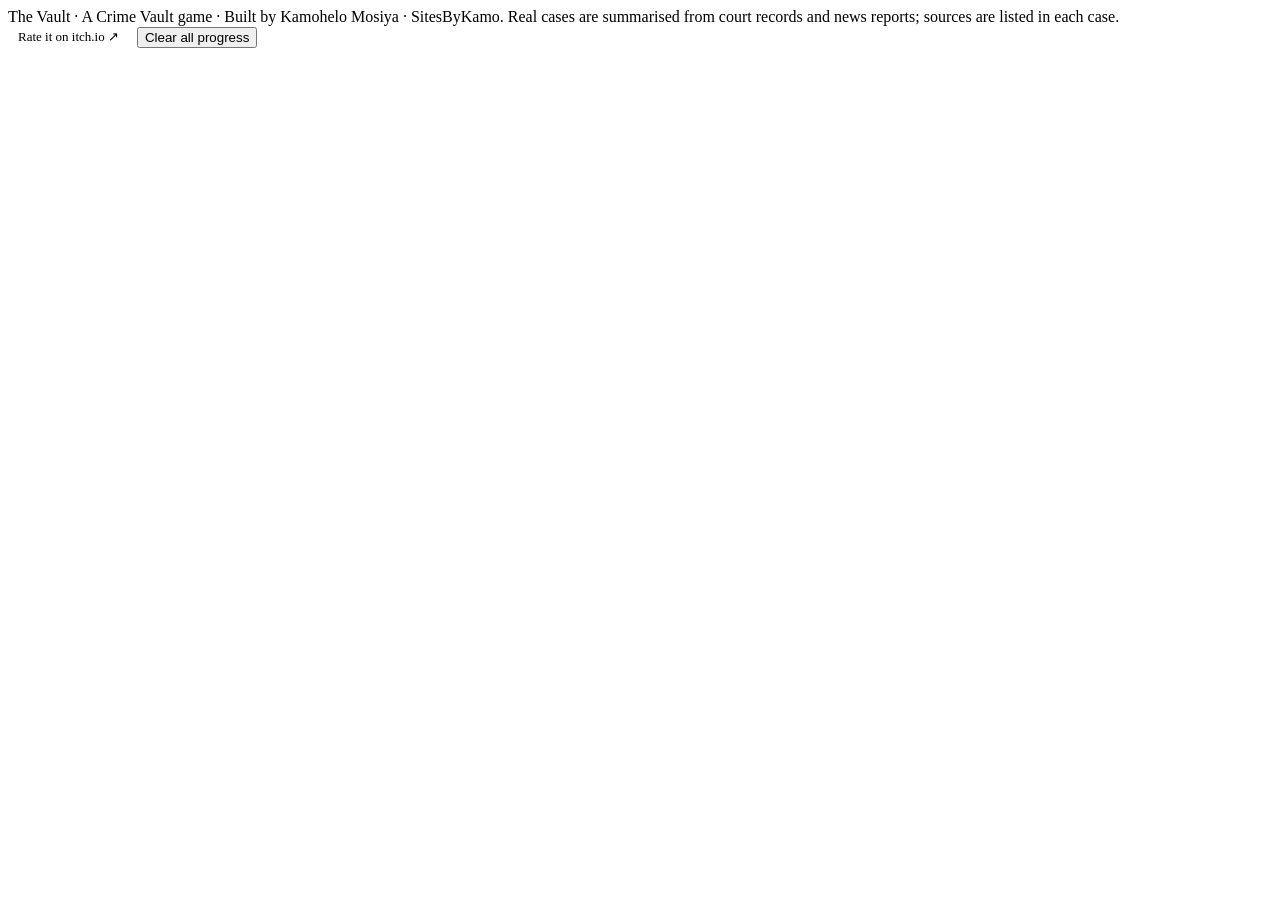
<file: src/body.html>
</head>
<body>
<header class="top" id="head"></header>
<nav class="tabs" role="tablist" id="tabs"></nav>
<div id="select"></div>
<main id="mainwrap"><section class="sheet" id="view"></section></main>
<footer>
  <span>The Vault · A Crime Vault game · Built by Kamohelo Mosiya · SitesByKamo. Real cases are summarised from court records and news reports; sources are listed in each case.</span>
  <span style="display:flex;gap:8px;flex-wrap:wrap;align-items:center"><a id="itchLink" href="https://kamo823.itch.io/the-vault" target="_blank" rel="noopener" style="color:var(--muted);font-size:13px;border:1px solid var(--line);border-radius:3px;padding:3px 10px;text-decoration:none">Rate it on itch.io ↗</a><button type="button" id="installBtn" hidden>Install the app</button><button type="button" data-act="ask-reset">Clear all progress</button></span>
</footer>
<div id="modal-root"></div>
<div class="toasts" id="toasts" aria-live="polite"></div>
</file>
